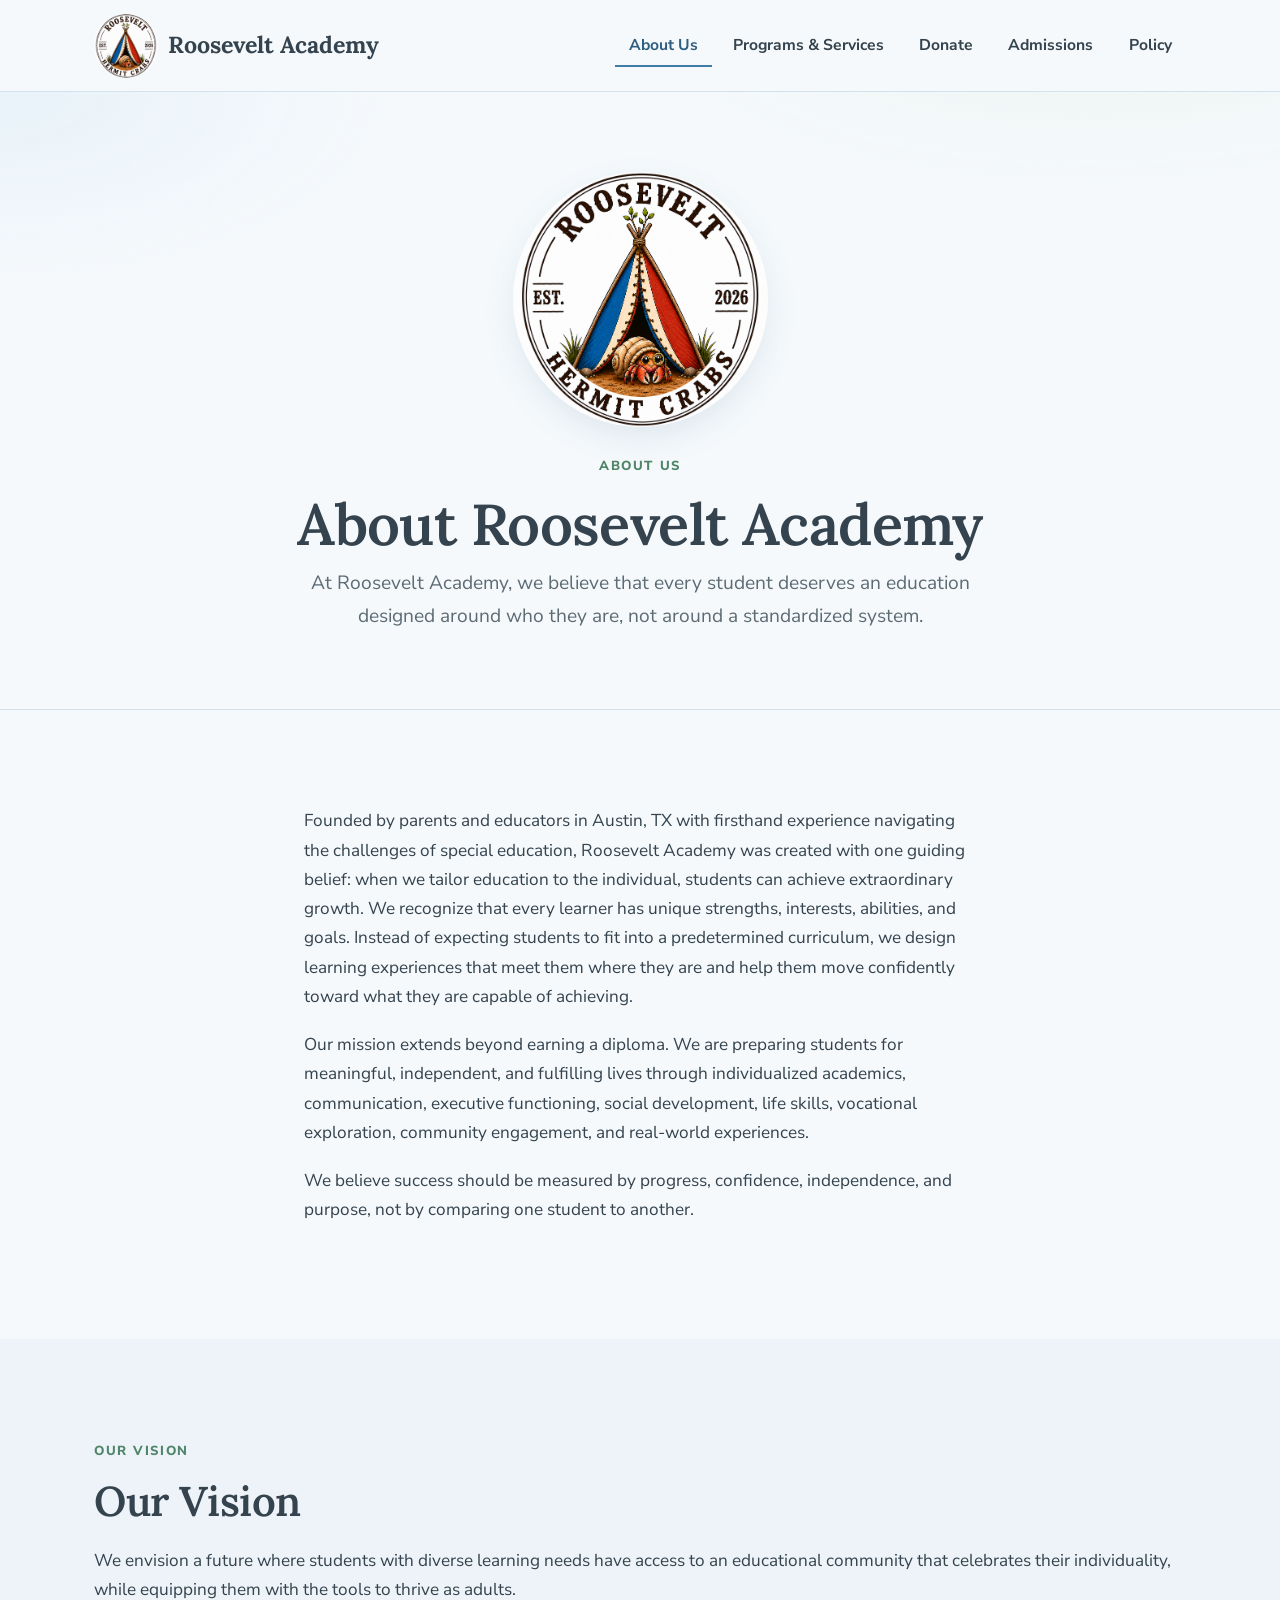
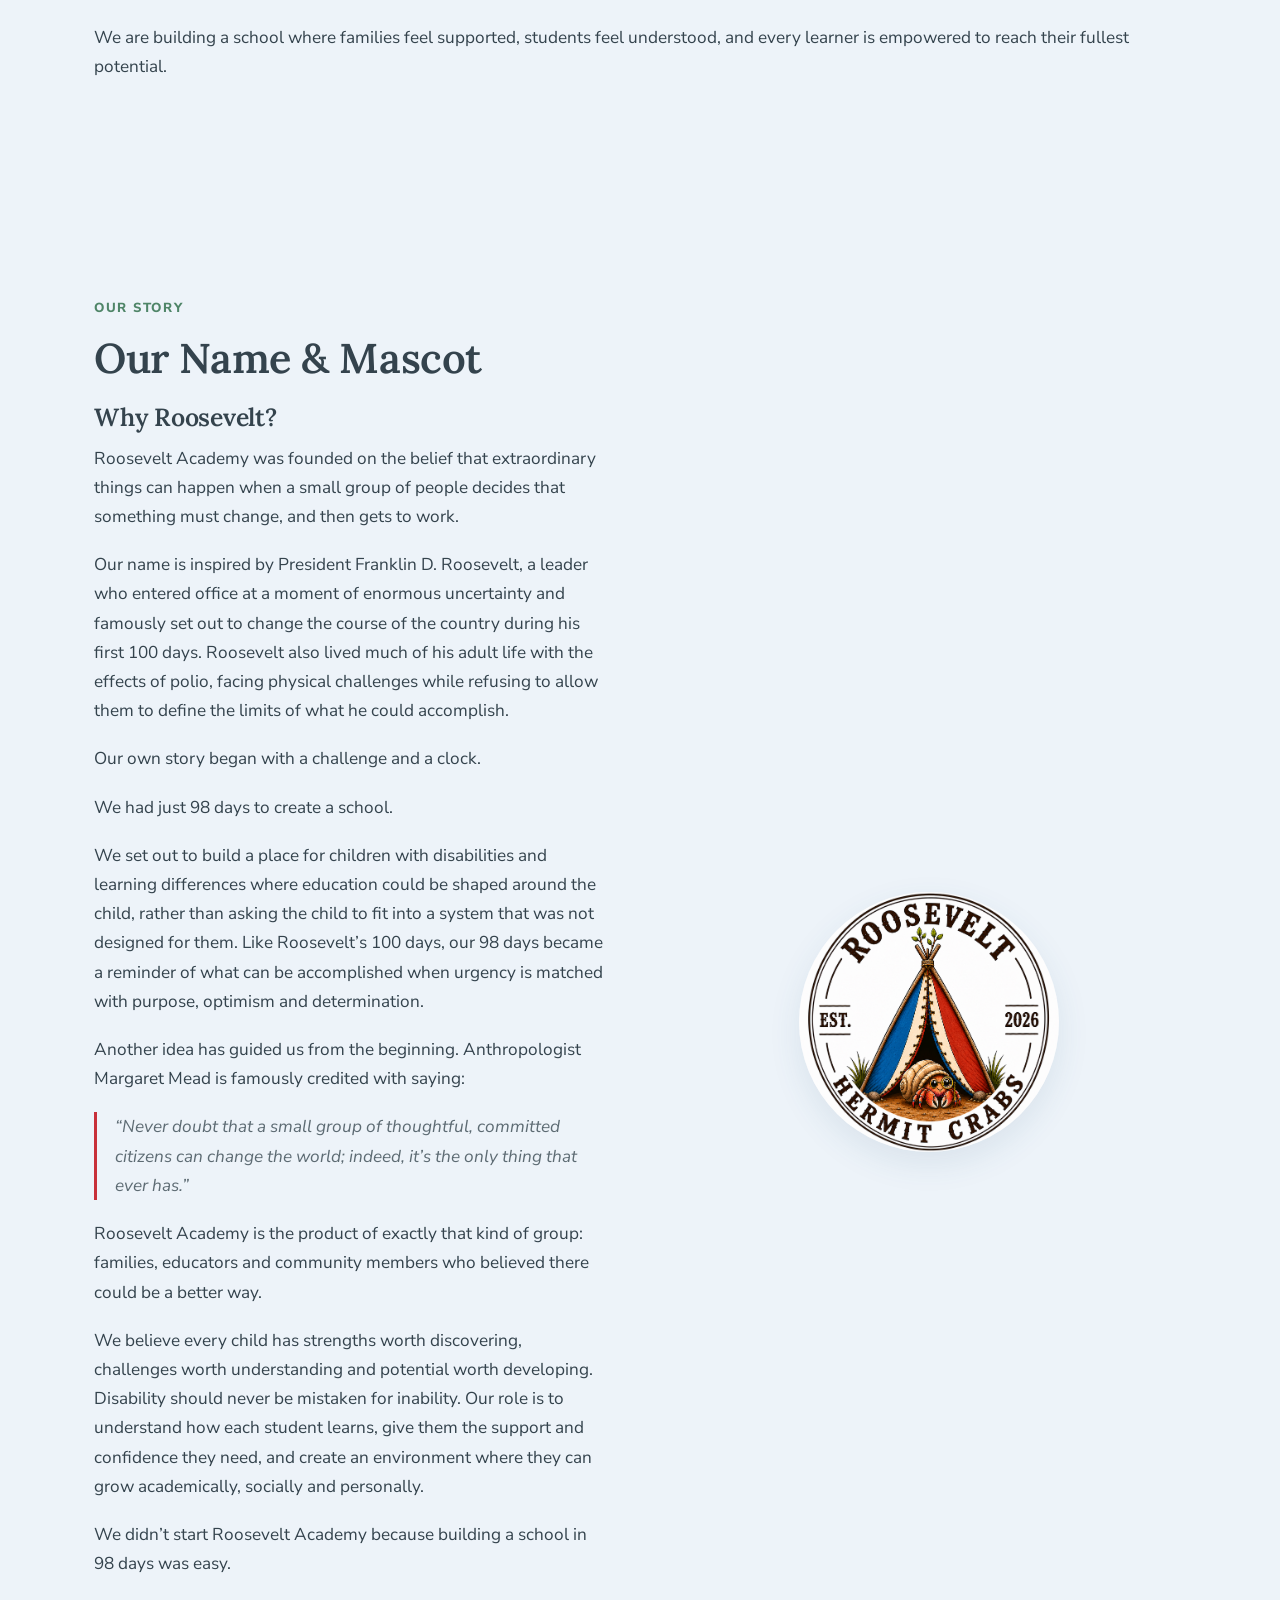
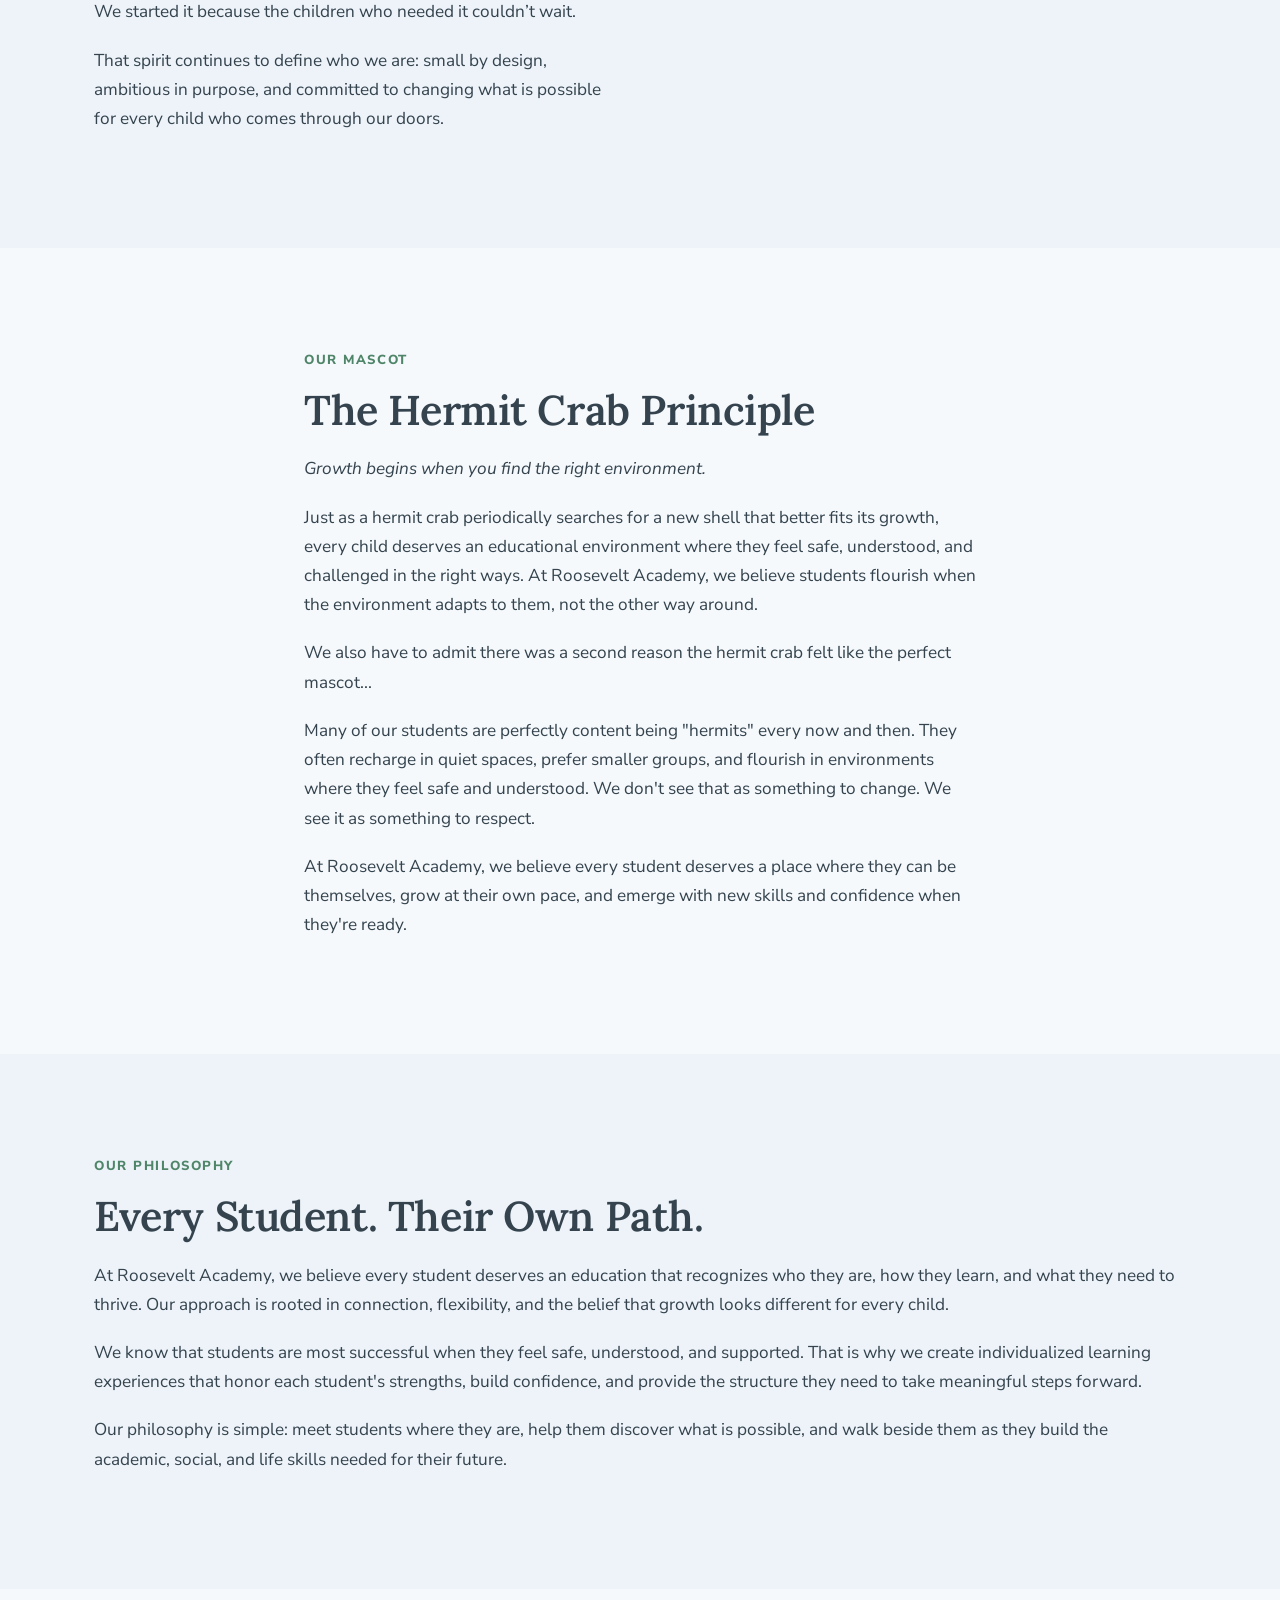
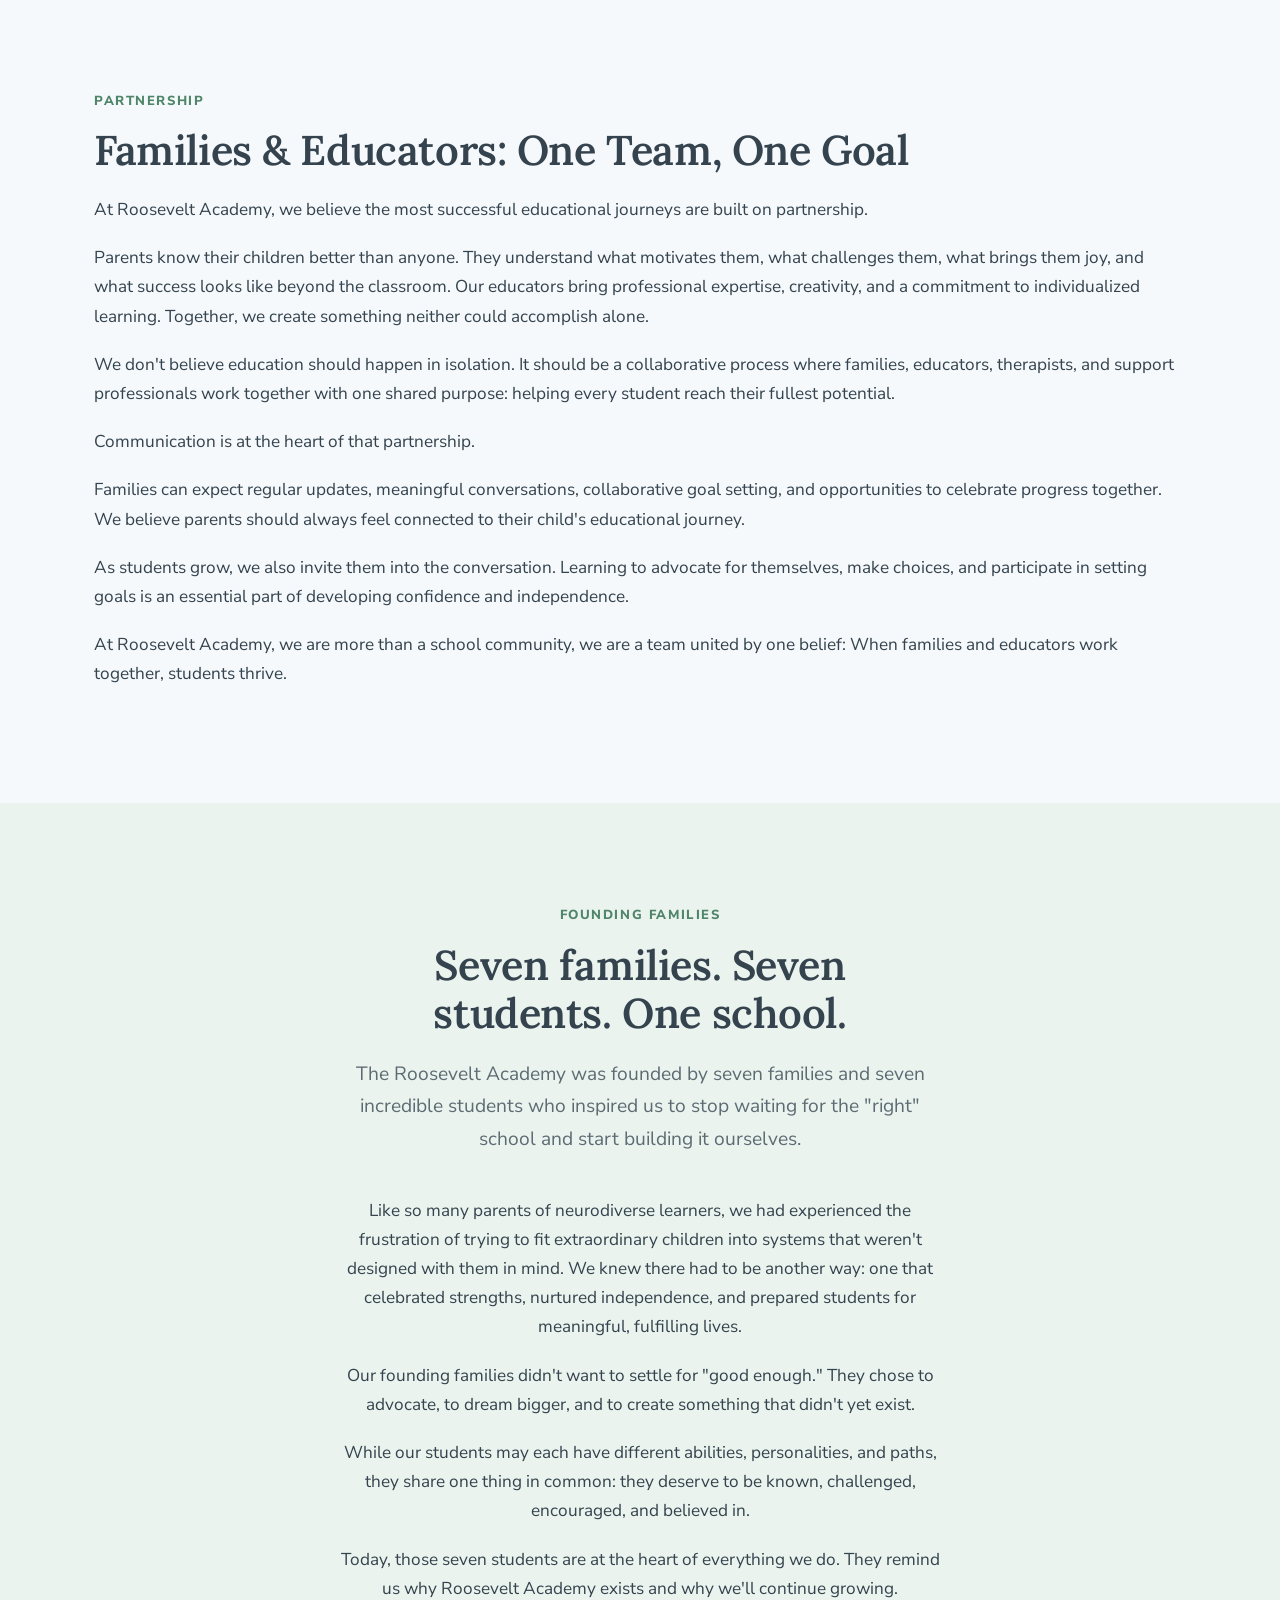
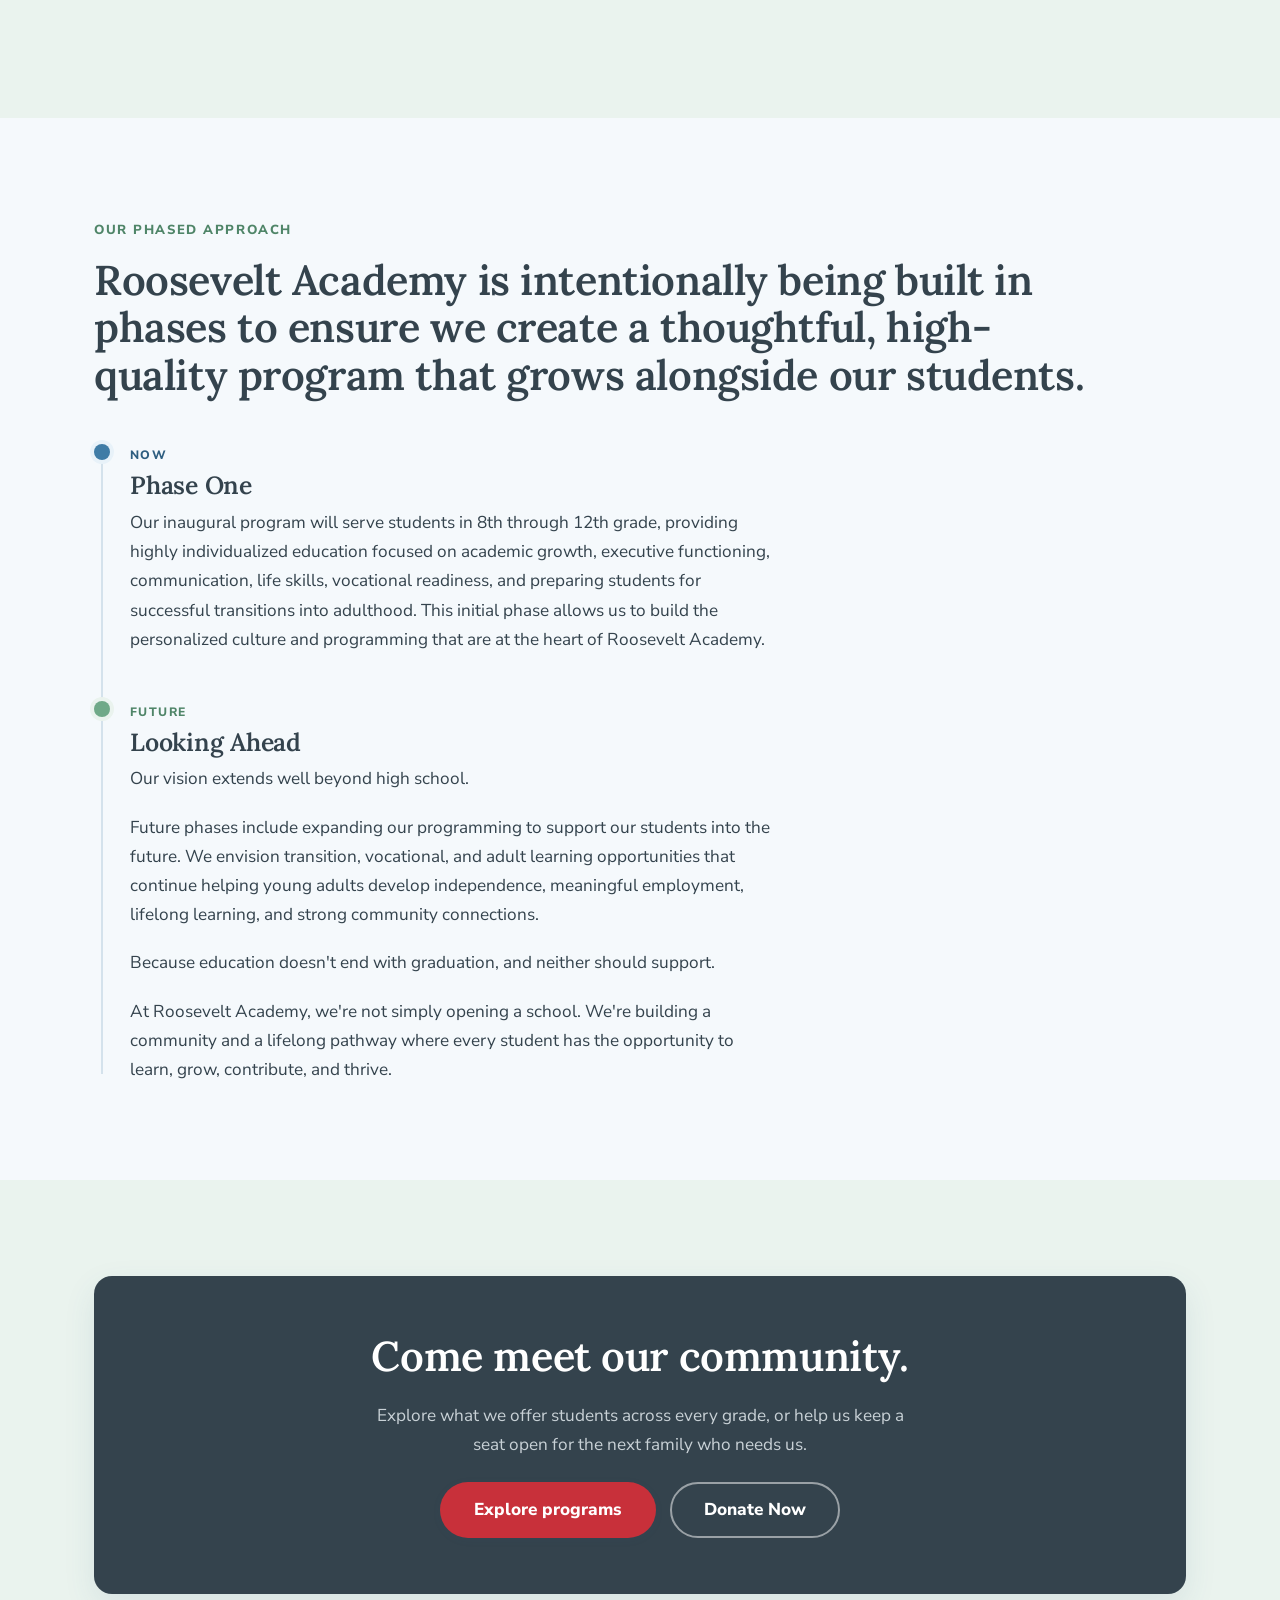
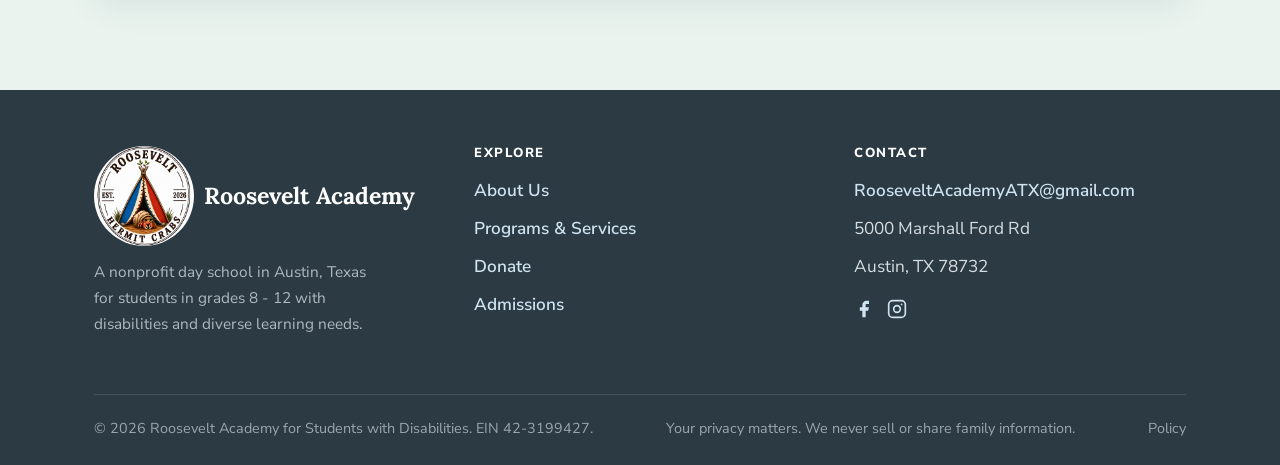
<file: index.html>
﻿<!DOCTYPE html>
<html lang="en">
<head>
  <meta charset="UTF-8" />
  <meta http-equiv="Cache-Control" content="no-cache, no-store, must-revalidate" />
  <meta http-equiv="Pragma" content="no-cache" />
  <meta http-equiv="Expires" content="0" />
  <meta name="viewport" content="width=device-width, initial-scale=1.0" />
  <meta http-equiv="refresh" content="0; url=who-we-are.html" />
  <link rel="canonical" href="https://rooseveltacademyatx.org/who-we-are.html" />
  <script>window.location.replace('who-we-are.html');</script>
  <title>Roosevelt Academy — A school built around the student: Grades 8-12 in Austin, TX</title>
  <meta name="description" content="A school built around the student: Grades 8-12 in Austin, TX — Roosevelt Academy for Students with Disabilities." />
  <meta property="og:title" content="Roosevelt Academy — A school built around the student: Grades 8-12 in Austin, TX" />
  <meta property="og:description" content="A school built around the student: Grades 8-12 in Austin, TX — Roosevelt Academy for Students with Disabilities." />
  <meta property="og:type" content="website" />
  <link rel="preconnect" href="https://fonts.googleapis.com" />
  <link rel="preconnect" href="https://fonts.gstatic.com" crossorigin />
  <link href="https://fonts.googleapis.com/css2?family=Lora:wght@500;600&family=Nunito+Sans:wght@400;600;700;800&display=swap" rel="stylesheet" />
  <link rel="stylesheet" href="styles.css" />
  <style>/* Homepage-specific overrides — base styles from styles.css */

/* ---- Hero ---- */
.hero {
  position: relative;
  overflow: hidden;
  background:
    radial-gradient(1200px 520px at 78% -8%, var(--sage-lt) 0%, transparent 60%),
    radial-gradient(900px 480px at 8% 6%, var(--harbor-blue-lt) 0%, transparent 55%),
    var(--cream);
}
.hero__inner {
  display: block;
  max-width: 1000px;
  margin: 0 auto;
  text-align: center;
  padding: clamp(3rem, 7vw, 5.5rem) 0 clamp(3.5rem, 8vw, 6rem);
}
.hero h1 { margin-bottom: 1.8rem; }
.hero__mission {
  font-size: clamp(1rem, 2.2vw, 1.4rem);
  color: var(--ink-soft);
  max-width: min(46ch, 78%);
  margin: 0 auto 1.8rem;
}
.hero__logo-mark { display: flex; justify-content: center; margin-bottom: 2.4rem; }
.hero__logo-mark img { width: clamp(190px, 30vw, 260px); height: clamp(190px, 30vw, 260px); border-radius: 50%; object-fit: contain; box-shadow: var(--shadow); }

/* Quote / pull */
.quote {
  font-family: var(--font-head);
  font-size: clamp(1.4rem, 2.8vw, 2rem);
  line-height: 1.35;
  color: var(--ink);
  font-weight: 500;
  border-top: 3px solid var(--apricot);
  padding-top: 1.1rem;
  margin-left: auto;
  margin-right: auto;
}
.quote::before { content: “”; }
.quote::after  { content: “”; }

</style>
</head>
<body>

  <!-- ===== Header / Navigation ===== -->
  <header class="site-header">
    <nav class="nav" aria-label="Primary">
      <a class="brand" href="who-we-are.html">
        <img src="logo.jpeg" alt="Roosevelt Academy — Roosevelt Hermit Crabs" style="height:64px; width:64px; object-fit:contain; border-radius:50%;" />
        <span class="brand__name">Roosevelt Academy<span></span></span>
      </a>

      <button class="nav__toggle" aria-expanded="false" aria-controls="nav-links" aria-label="Toggle menu">
        <svg width="24" height="24" viewBox="0 0 24 24" fill="none" stroke="currentColor" stroke-width="2.2" stroke-linecap="round"><path d="M3 6h18M3 12h18M3 18h18"/></svg>
      </button>

      <ul class="nav__links" id="nav-links">
        <li><a href="who-we-are.html">About Us</a></li>
        <li><a href="programs.html">Programs &amp; Services</a></li>
        <li><a href="donate.html">Donate</a></li>
        <li><a href="admissions.html">Admissions</a></li>
        <li><a href="nondiscrimination-policy.html">Policy</a></li>
      </ul>
    </nav>
  </header>

  <main>
    <!-- ===== Hero ===== -->
    <section class="hero">
      <div class="wrap hero__inner">
        <div class="hero__logo-mark">
          <img src="logo.jpeg" alt="Roosevelt Academy seal" />
        </div>
        <h1>A school built around the student: Grades 8-12 in Austin, TX</h1>
        <p class="hero__mission">
          Roosevelt Academy is a nonprofit day school in Austin for students with disabilities
          and diverse learning needs. We pair individualized academics with life skills,
          vocational readiness, so each student is taught the way
          they learn best.
        </p>
      </div>
    </section>

  </main>

  <!-- ===== Footer ===== -->
  <footer class="site-footer">
    <div class="wrap">
      <div class="footer__grid">
        <div class="footer__brand">
          <a class="brand" href="who-we-are.html" style="margin-bottom:0.8rem;">
            <img src="logo.jpeg" alt="Roosevelt Academy — Roosevelt Hermit Crabs" style="height:64px; width:64px; object-fit:contain; border-radius:50%;" />
            <span class="brand__name" style="color:#fff;">Roosevelt Academy<span></span></span>
          </a>
          <p>A nonprofit day school in Austin, Texas for students in grades 8 - 12 with disabilities and diverse learning needs.</p>
        </div>
        <div class="footer">
          <h4>Explore</h4>
          <ul>
            <li><a href="who-we-are.html">About Us</a></li>
            <li><a href="programs.html">Programs &amp; Services</a></li>
            <li><a href="donate.html">Donate</a></li>
            <li><a href="admissions.html">Admissions</a></li>
          </ul>
        </div>
        <div class="footer">
          <h4>Contact</h4>
          <ul>
            <li><a href="mailto:RooseveltAcademyATX@gmail.com">RooseveltAcademyATX@gmail.com</a></li>
            <li>5000 Marshall Ford Rd</li>
            <li>Austin, TX 78732</li>
            <li style="margin-top:0.6rem; display:flex; gap:0.8rem;">
              <a href="https://www.facebook.com/people/Roosevelt-Academy/61590613000314/" target="_blank" rel="noopener" aria-label="Facebook">
                <svg width="20" height="20" viewBox="0 0 24 24" fill="currentColor"><path d="M18 2h-3a5 5 0 0 0-5 5v3H7v4h3v8h4v-8h3l1-4h-4V7a1 1 0 0 1 1-1h3z"/></svg>
              </a>
              <a href="https://www.instagram.com/rooseveltacademyatx" target="_blank" rel="noopener" aria-label="Instagram">
                <svg width="20" height="20" viewBox="0 0 24 24" fill="none" stroke="currentColor" stroke-width="2"><rect x="2" y="2" width="20" height="20" rx="5"/><circle cx="12" cy="12" r="4"/><circle cx="17.5" cy="6.5" r="1" fill="currentColor" stroke="none"/></svg>
              </a>
            </li>
          </ul>
        </div>
      </div>
      <div class="footer__bottom">
        <span>© 2026 Roosevelt Academy for Students with Disabilities. EIN 42-3199427.</span>
        <span>Your privacy matters. We never sell or share family information.</span>
        <span><a href="nondiscrimination-policy.html" style="color:inherit;">Policy</a></span>
      </div>
    </div>
  </footer>

  <script>/* Bright Harbor Foundation - shared interactions (vanilla JS) */
(function () {
  "use strict";

  /* Mobile nav toggle */
  var toggle = document.querySelector(".nav__toggle");
  var links = document.querySelector(".nav__links");
  if (toggle && links) {
    toggle.addEventListener("click", function () {
      var open = links.classList.toggle("is-open");
      toggle.setAttribute("aria-expanded", open ? "true" : "false");
    });
    // close menu when a link is tapped (mobile)
    links.addEventListener("click", function (e) {
      if (e.target.tagName === "A") {
        links.classList.remove("is-open");
        toggle.setAttribute("aria-expanded", "false");
      }
    });
  }

  /* Animate any progress bars into view */
  var bars = document.querySelectorAll(".progress__bar[data-fill]");
  if (bars.length) {
    var fill = function () {
      bars.forEach(function (bar) {
        bar.style.width = bar.getAttribute("data-fill") + "%";
      });
    };
    if ("IntersectionObserver" in window) {
      var io = new IntersectionObserver(function (entries, obs) {
        entries.forEach(function (entry) {
          if (entry.isIntersecting) { fill(); obs.disconnect(); }
        });
      }, { threshold: 0.4 });
      bars.forEach(function (b) { io.observe(b); });
    } else {
      fill();
    }
  }

  /* Donation amount picker (placeholder - no payment processor wired yet) */
  var picker = document.querySelector(".amount-picker");
  if (picker) {
    var output = document.getElementById("selected-amount");
    picker.addEventListener("click", function (e) {
      var btn = e.target.closest("button");
      if (!btn) return;
      picker.querySelectorAll("button").forEach(function (b) { b.classList.remove("is-active"); });
      btn.classList.add("is-active");
      if (output) output.textContent = btn.getAttribute("data-amount");
    });
  }

  var donateBtn = document.getElementById("donate-action");
  if (donateBtn) {
    donateBtn.addEventListener("click", function () {
      var amt = document.getElementById("selected-amount");
      var val = amt ? amt.textContent : "your gift";
      alert(
        "Thank you for your generosity!\n\n" +
        "This is a placeholder. A secure payment processor (such as Stripe, " +
        "PayPal Giving, or your donation platform of choice) will be connected here.\n\n" +
        "Selected gift: $" + val
      );
    });
  }
})();
</script>
</body>
</html>
</file>
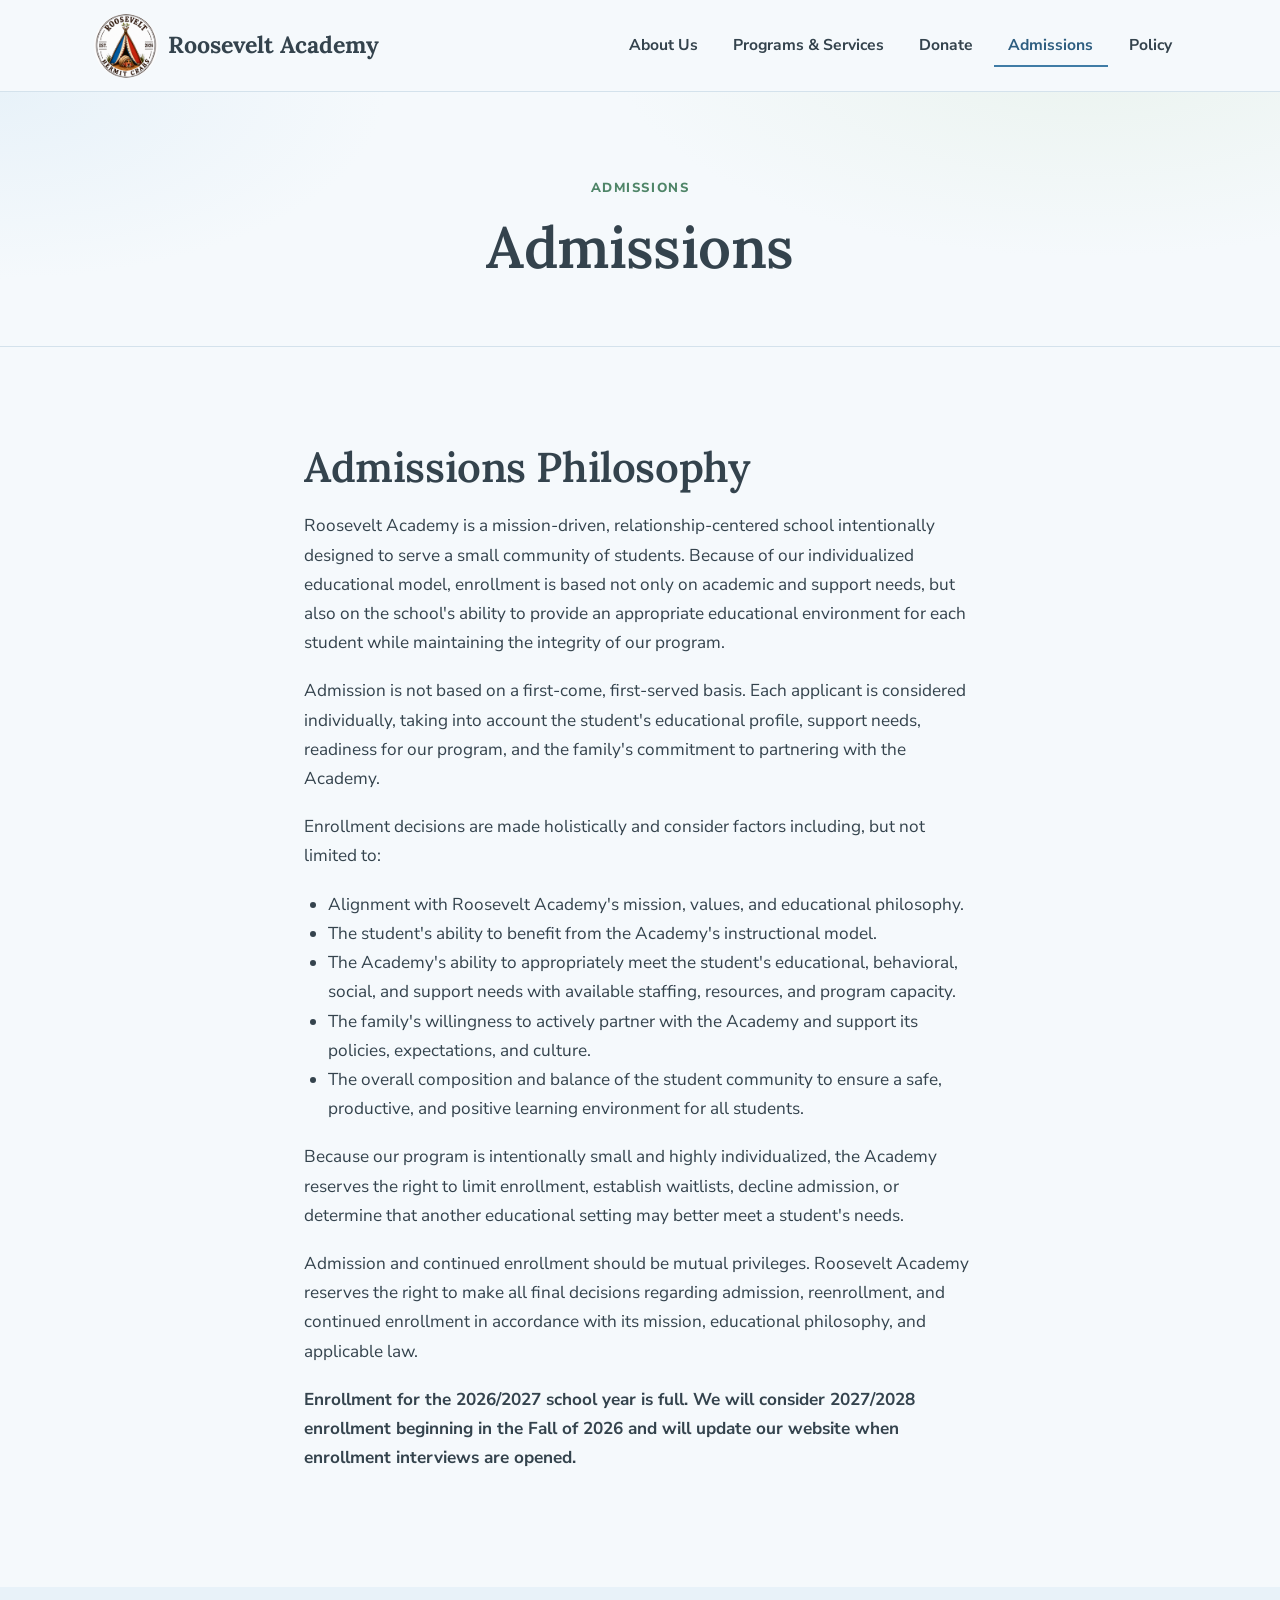
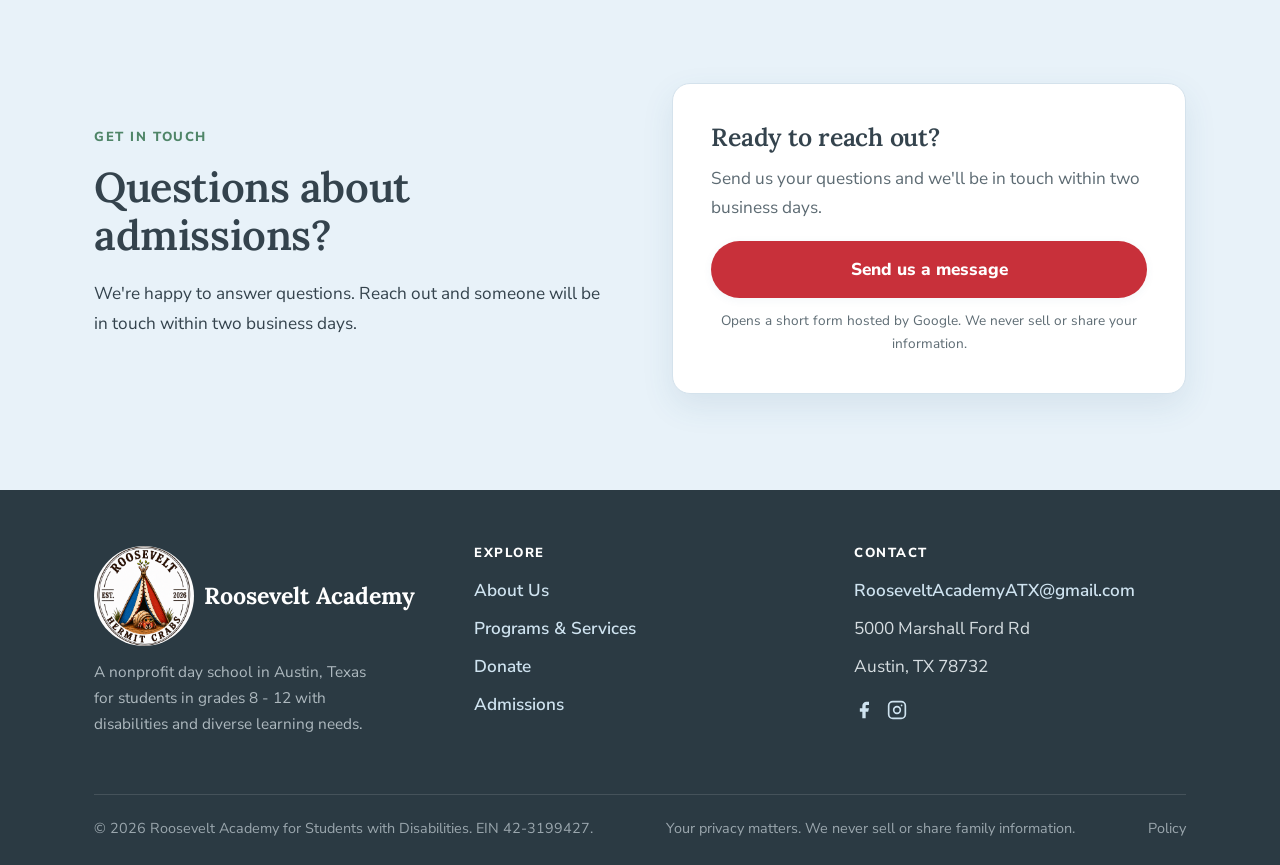
<file: admissions.html>
<!DOCTYPE html>
<html lang="en">
<head>
  <meta charset="UTF-8" />
  <meta http-equiv="Cache-Control" content="no-cache, no-store, must-revalidate" />
  <meta http-equiv="Pragma" content="no-cache" />
  <meta http-equiv="Expires" content="0" />
  <meta name="viewport" content="width=device-width, initial-scale=1.0" />
  <title>Admissions — Roosevelt Academy Day School</title>
  <meta name="description" content="Admissions information for Roosevelt Academy — a nonprofit day school in Austin, TX for students in grades 8-12 with disabilities and diverse learning needs." />
  <link rel="preconnect" href="https://fonts.googleapis.com" />
  <link rel="preconnect" href="https://fonts.gstatic.com" crossorigin />
  <link href="https://fonts.googleapis.com/css2?family=Lora:wght@500;600&family=Nunito+Sans:wght@400;600;700;800&display=swap" rel="stylesheet" />
  <link rel="stylesheet" href="styles.css" />
</head>
<body>

  <header class="site-header">
    <nav class="nav" aria-label="Primary">
      <a class="brand" href="who-we-are.html">
        <img src="logo.jpeg" alt="Roosevelt Academy — Roosevelt Hermit Crabs" style="height:64px; width:64px; object-fit:contain; border-radius:50%;" />
        <span class="brand__name">Roosevelt Academy<span></span></span>
      </a>
      <button class="nav__toggle" aria-expanded="false" aria-controls="nav-links" aria-label="Toggle menu">
        <svg width="24" height="24" viewBox="0 0 24 24" fill="none" stroke="currentColor" stroke-width="2.2" stroke-linecap="round"><path d="M3 6h18M3 12h18M3 18h18"/></svg>
      </button>
      <ul class="nav__links" id="nav-links">
        <li><a href="who-we-are.html">About Us</a></li>
        <li><a href="programs.html">Programs &amp; Services</a></li>
        <li><a href="donate.html">Donate</a></li>
        <li><a href="admissions.html" aria-current="page">Admissions</a></li>
        <li><a href="nondiscrimination-policy.html">Policy</a></li>
      </ul>
    </nav>
  </header>

  <main>
    <!-- ===== Page hero ===== -->
    <section class="page-hero">
      <div class="wrap">
        <span class="eyebrow">Admissions</span>
        <h1>Admissions</h1>
      </div>
    </section>

    <!-- ===== Admissions Philosophy ===== -->
    <section class="section">
      <div class="wrap" style="max-width:72ch;">
        <h2>Admissions Philosophy</h2>
        <p>Roosevelt Academy is a mission-driven, relationship-centered school intentionally designed to serve a small community of students. Because of our individualized educational model, enrollment is based not only on academic and support needs, but also on the school's ability to provide an appropriate educational environment for each student while maintaining the integrity of our program.</p>
        <p>Admission is not based on a first-come, first-served basis. Each applicant is considered individually, taking into account the student's educational profile, support needs, readiness for our program, and the family's commitment to partnering with the Academy.</p>
        <p>Enrollment decisions are made holistically and consider factors including, but not limited to:</p>
        <ul style="margin: 0 0 1.1em; padding-left: 1.5rem;">
          <li>Alignment with Roosevelt Academy's mission, values, and educational philosophy.</li>
          <li>The student's ability to benefit from the Academy's instructional model.</li>
          <li>The Academy's ability to appropriately meet the student's educational, behavioral, social, and support needs with available staffing, resources, and program capacity.</li>
          <li>The family's willingness to actively partner with the Academy and support its policies, expectations, and culture.</li>
          <li>The overall composition and balance of the student community to ensure a safe, productive, and positive learning environment for all students.</li>
        </ul>
        <p>Because our program is intentionally small and highly individualized, the Academy reserves the right to limit enrollment, establish waitlists, decline admission, or determine that another educational setting may better meet a student's needs.</p>
        <p>Admission and continued enrollment should be mutual privileges. Roosevelt Academy reserves the right to make all final decisions regarding admission, reenrollment, and continued enrollment in accordance with its mission, educational philosophy, and applicable law.</p>
        <p style="font-weight: 700;">Enrollment for the 2026/2027 school year is full. We will consider 2027/2028 enrollment beginning in the Fall of 2026 and will update our website when enrollment interviews are opened.</p>
      </div>
    </section>

    <!-- ===== Contact ===== -->
    <section class="section section--blue">
      <div class="wrap">
        <div class="split">
          <div>
            <span class="eyebrow">Get in touch</span>
            <h2>Questions about admissions?</h2>
            <p>We're happy to answer questions. Reach out and someone will be in touch within two business days.</p>
          </div>
          <div class="split__panel">
            <h3 class="mt-0">Ready to reach out?</h3>
            <p style="color:var(--ink-soft);">Send us your questions and we'll be in touch within two business days.</p>
            <a class="btn btn--warm btn--block btn--lg" href="https://forms.gle/djYczCFQzFVeF2jN6" target="_blank" rel="noopener">Send us a message</a>
            <p style="margin:0.7rem 0 0; font-size:0.85rem; color:var(--ink-soft); text-align:center;">Opens a short form hosted by Google. We never sell or share your information.</p>
          </div>
        </div>
      </div>
    </section>
  </main>

  <footer class="site-footer">
    <div class="wrap">
      <div class="footer__grid">
        <div class="footer__brand">
          <a class="brand" href="who-we-are.html" style="margin-bottom:0.8rem;">
            <img src="logo.jpeg" alt="Roosevelt Academy — Roosevelt Hermit Crabs" style="height:64px; width:64px; object-fit:contain; border-radius:50%;" />
            <span class="brand__name" style="color:#fff;">Roosevelt Academy<span></span></span>
          </a>
          <p>A nonprofit day school in Austin, Texas for students in grades 8 - 12 with disabilities and diverse learning needs.</p>
        </div>
        <div class="footer">
          <h4>Explore</h4>
          <ul>
                <li><a href="who-we-are.html">About Us</a></li>
            <li><a href="programs.html">Programs &amp; Services</a></li>
            <li><a href="donate.html">Donate</a></li>
            <li><a href="admissions.html">Admissions</a></li>
          </ul>
        </div>
        <div class="footer">
          <h4>Contact</h4>
          <ul>
            <li><a href="mailto:RooseveltAcademyATX@gmail.com">RooseveltAcademyATX@gmail.com</a></li>
            <li>5000 Marshall Ford Rd</li>
            <li>Austin, TX 78732</li>
            <li style="margin-top:0.6rem; display:flex; gap:0.8rem;">
              <a href="https://www.facebook.com/people/Roosevelt-Academy/61590613000314/" target="_blank" rel="noopener" aria-label="Facebook">
                <svg width="20" height="20" viewBox="0 0 24 24" fill="currentColor"><path d="M18 2h-3a5 5 0 0 0-5 5v3H7v4h3v8h4v-8h3l1-4h-4V7a1 1 0 0 1 1-1h3z"/></svg>
              </a>
              <a href="https://www.instagram.com/rooseveltacademyatx" target="_blank" rel="noopener" aria-label="Instagram">
                <svg width="20" height="20" viewBox="0 0 24 24" fill="none" stroke="currentColor" stroke-width="2"><rect x="2" y="2" width="20" height="20" rx="5"/><circle cx="12" cy="12" r="4"/><circle cx="17.5" cy="6.5" r="1" fill="currentColor" stroke="none"/></svg>
              </a>
            </li>
          </ul>
        </div>
      </div>
      <div class="footer__bottom">
        <span>© 2026 Roosevelt Academy for Students with Disabilities. EIN 42-3199427.</span>
        <span>Your privacy matters. We never sell or share family information.</span>
        <span><a href="nondiscrimination-policy.html" style="color:inherit;">Policy</a></span>
      </div>
    </div>
  </footer>

  <script src="main.js"></script>
</body>
</html>
</file>
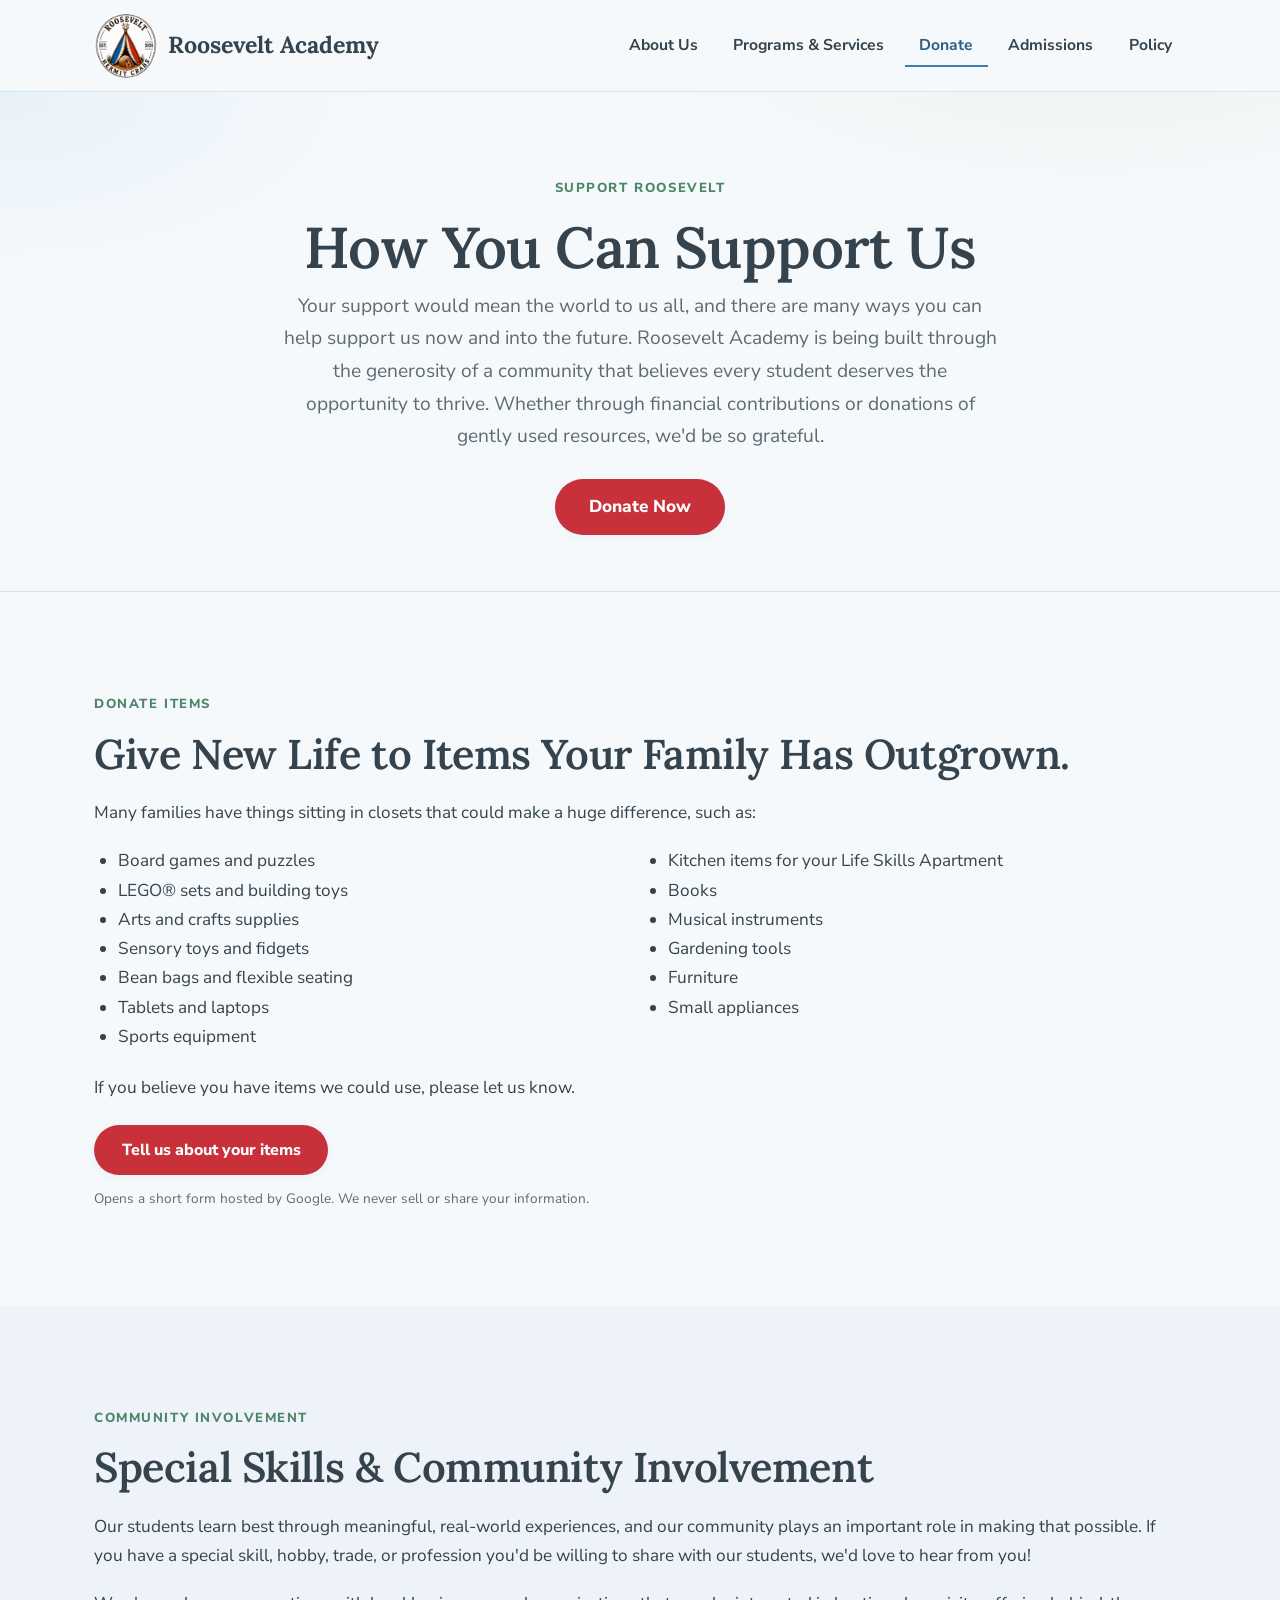
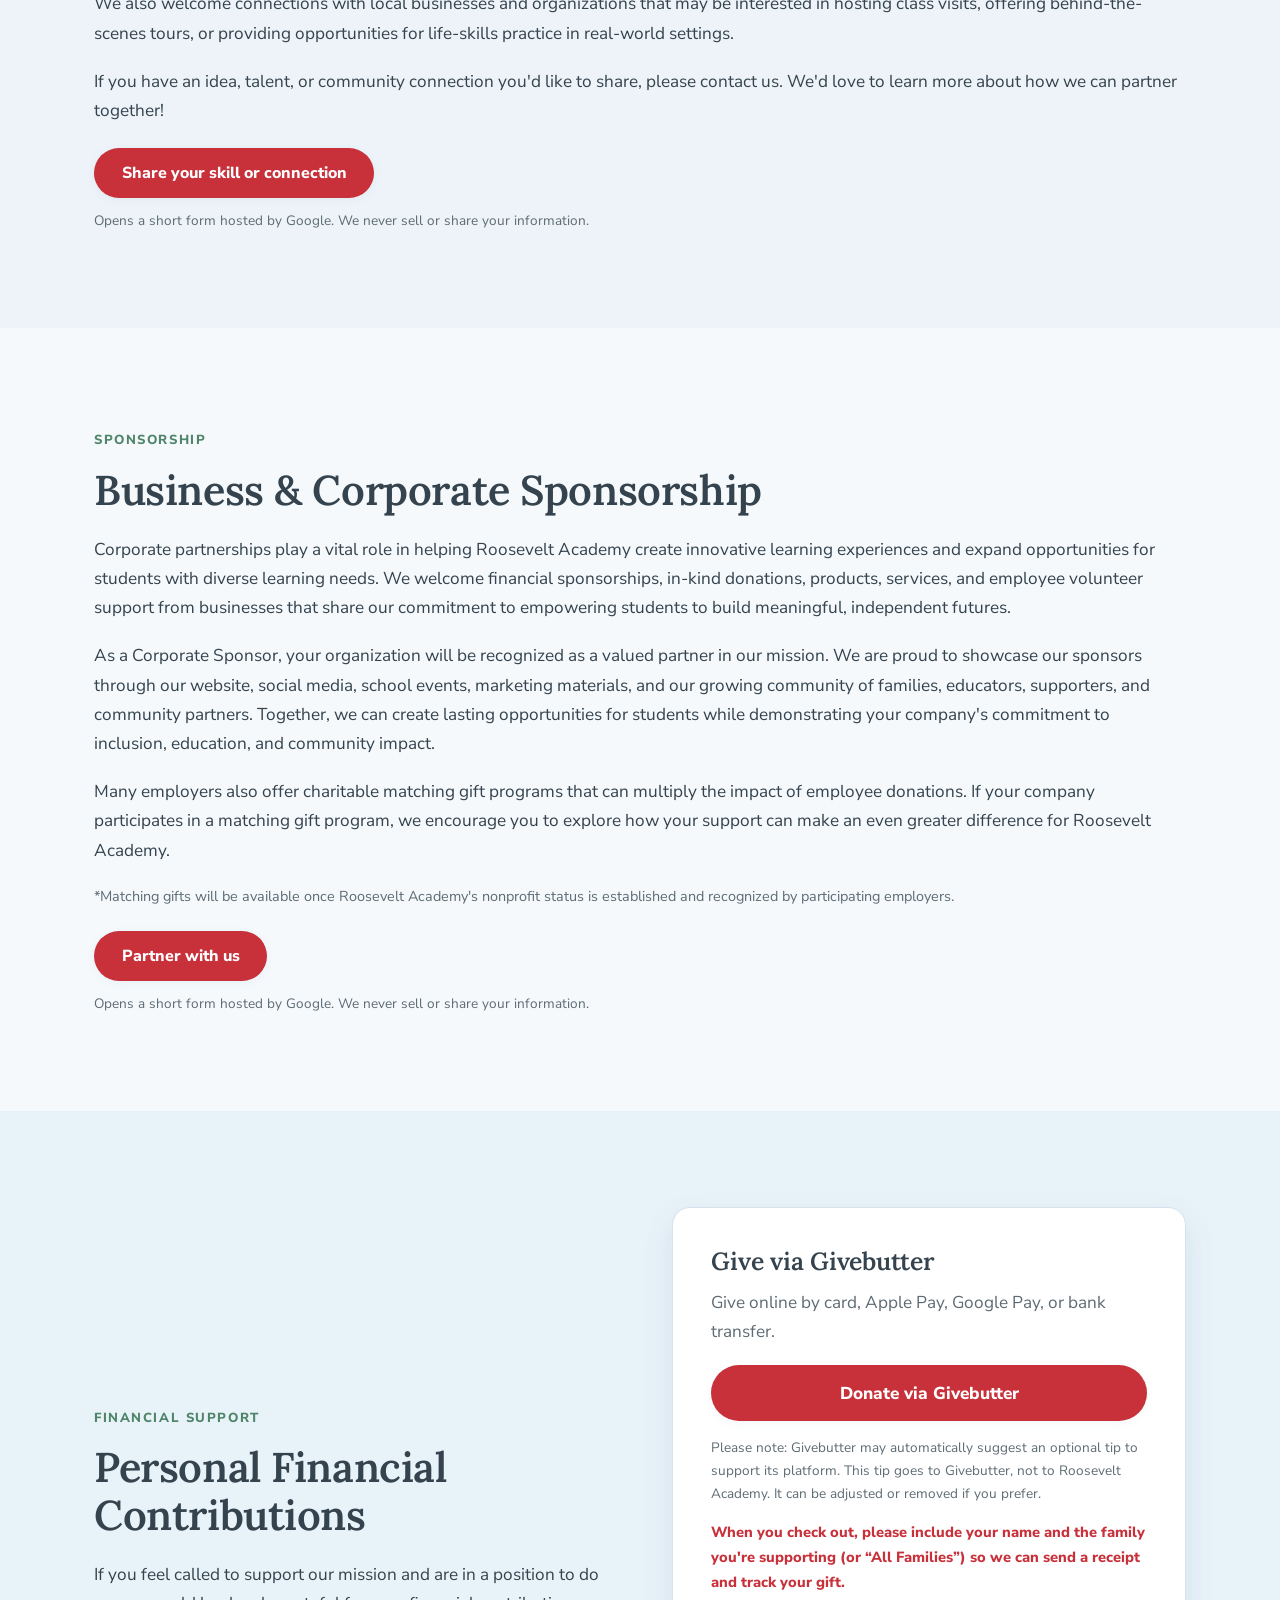
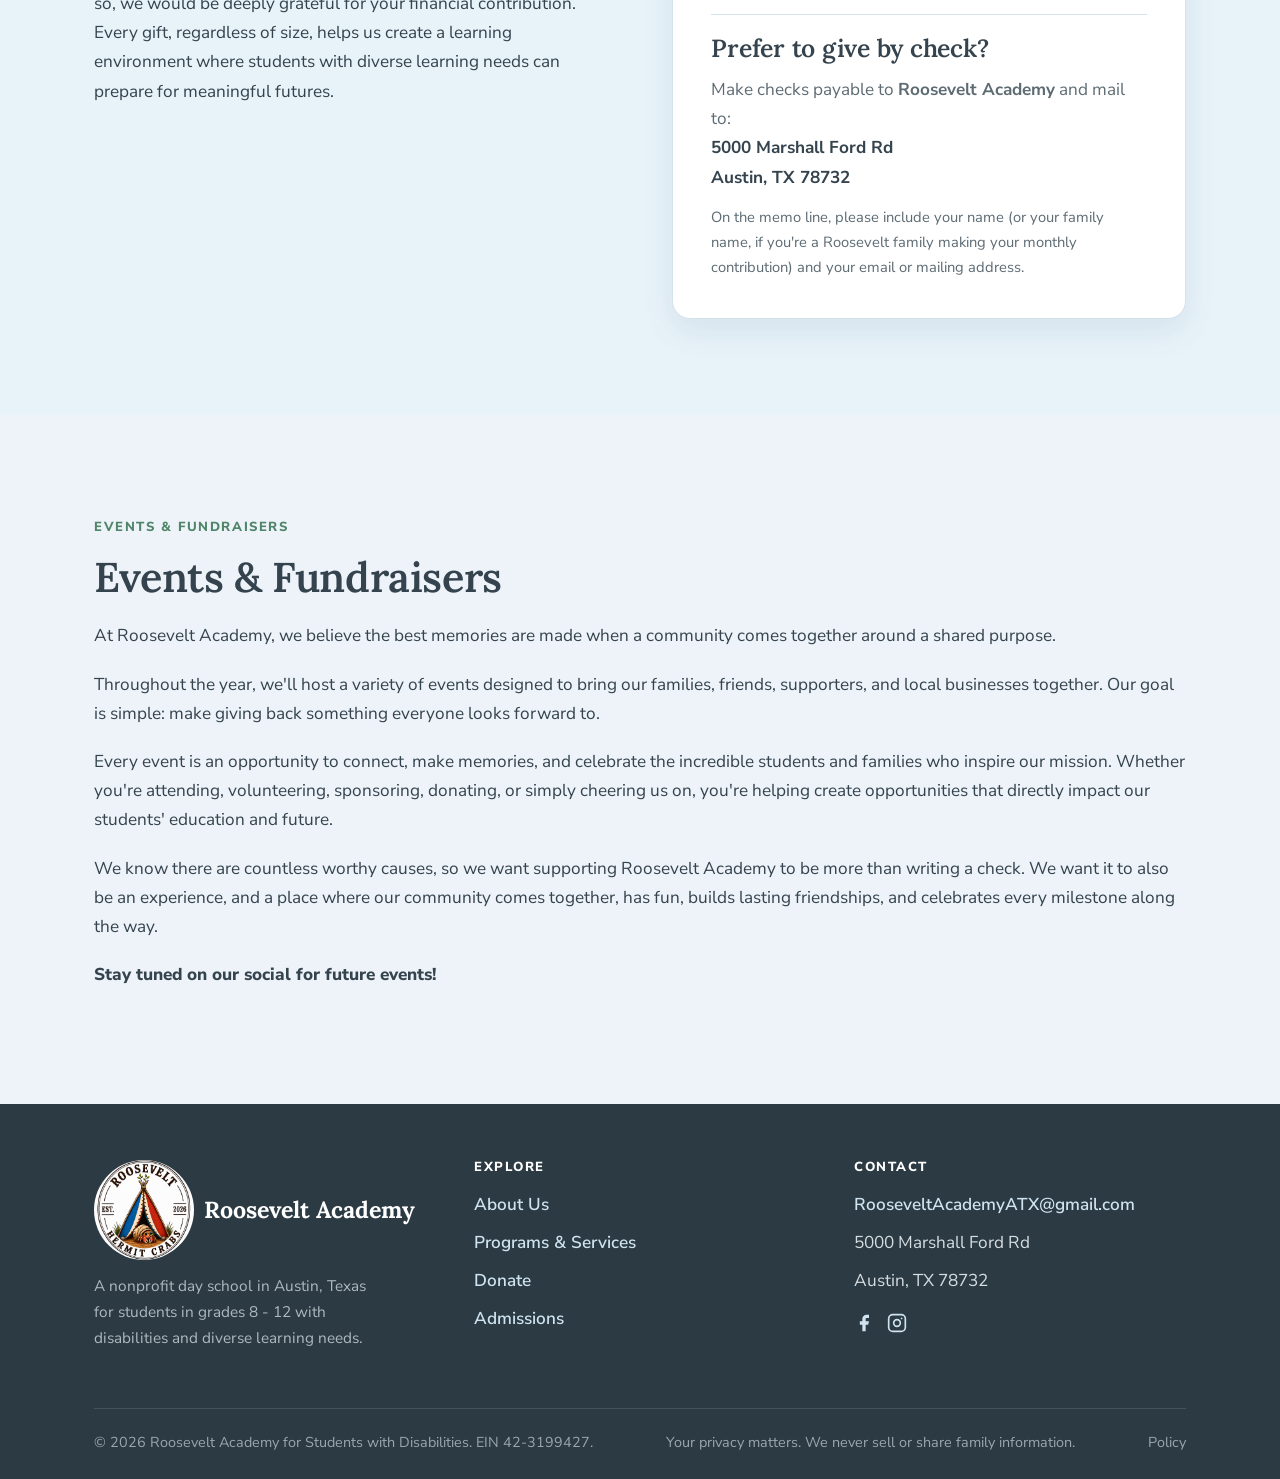
<file: donate.html>
<!DOCTYPE html>
<html lang="en">
<head>
  <meta charset="UTF-8" />
  <meta http-equiv="Cache-Control" content="no-cache, no-store, must-revalidate" />
  <meta http-equiv="Pragma" content="no-cache" />
  <meta http-equiv="Expires" content="0" />
  <meta name="viewport" content="width=device-width, initial-scale=1.0" />
  <title>Donate — Roosevelt Academy Day School</title>
  <meta name="description" content="Your support helps Roosevelt Academy build an extraordinary school for students with diverse learning needs. Learn how you can contribute." />
  <link rel="preconnect" href="https://fonts.googleapis.com" />
  <link rel="preconnect" href="https://fonts.gstatic.com" crossorigin />
  <link href="https://fonts.googleapis.com/css2?family=Lora:wght@500;600&family=Nunito+Sans:wght@400;600;700;800&display=swap" rel="stylesheet" />
  <link rel="stylesheet" href="styles.css" />
</head>
<body>

  <header class="site-header">
    <nav class="nav" aria-label="Primary">
      <a class="brand" href="who-we-are.html">
        <img src="logo.jpeg" alt="Roosevelt Academy — Roosevelt Hermit Crabs" style="height:64px; width:64px; object-fit:contain; border-radius:50%;" />
        <span class="brand__name">Roosevelt Academy<span></span></span>
      </a>
      <button class="nav__toggle" aria-expanded="false" aria-controls="nav-links" aria-label="Toggle menu">
        <svg width="24" height="24" viewBox="0 0 24 24" fill="none" stroke="currentColor" stroke-width="2.2" stroke-linecap="round"><path d="M3 6h18M3 12h18M3 18h18"/></svg>
      </button>
      <ul class="nav__links" id="nav-links">
        <li><a href="who-we-are.html">About Us</a></li>
        <li><a href="programs.html">Programs &amp; Services</a></li>
        <li><a href="donate.html" aria-current="page">Donate</a></li>
        <li><a href="admissions.html">Admissions</a></li>
        <li><a href="nondiscrimination-policy.html">Policy</a></li>
      </ul>
    </nav>
  </header>

  <main>
    <!-- ===== Page hero ===== -->
    <section class="page-hero">
      <div class="wrap">
        <span class="eyebrow">Support Roosevelt</span>
        <h1>How You Can Support Us</h1>
        <p class="lead">
          Your support would mean the world to us all, and there are many ways you can help support us now and into the future. Roosevelt Academy is being built through the generosity of a community that believes every student deserves the opportunity to thrive. Whether through financial contributions or donations of gently used resources, we'd be so grateful.
        </p>
        <div style="margin-top:1.6rem;">
          <a class="btn btn--warm btn--lg" href="https://givebutter.com/RA-ATX" target="_blank" rel="noopener">Donate Now</a>
        </div>
      </div>
    </section>

    <!-- ===== Donate items ===== -->
    <section class="section">
      <div class="wrap">
        <span class="eyebrow">Donate items</span>
        <h2>Give New Life to Items Your Family Has Outgrown.</h2>
        <p>Many families have things sitting in closets that could make a huge difference, such as:</p>
        <ul style="list-style:disc; padding-left:1.5rem; columns:2; column-gap:2rem; margin:1rem 0 1.4rem;">
          <li>Board games and puzzles</li>
          <li>LEGO&#174; sets and building toys</li>
          <li>Arts and crafts supplies</li>
          <li>Sensory toys and fidgets</li>
          <li>Bean bags and flexible seating</li>
          <li>Tablets and laptops</li>
          <li>Sports equipment</li>
          <li>Kitchen items for your Life Skills Apartment</li>
          <li>Books</li>
          <li>Musical instruments</li>
          <li>Gardening tools</li>
          <li>Furniture</li>
          <li>Small appliances</li>
        </ul>
        <p>If you believe you have items we could use, please let us know.</p>
        <div style="margin-top:1.4rem;">
          <a class="btn btn--warm" href="https://forms.gle/KSnncgXC1zon7f5C8" target="_blank" rel="noopener">Tell us about your items</a>
          <p style="margin:0.7rem 0 0; font-size:0.85rem; color:var(--ink-soft);">Opens a short form hosted by Google. We never sell or share your information.</p>
        </div>
      </div>
    </section>

    <!-- ===== Special Skills & Community Involvement ===== -->
    <section class="section section--tint">
      <div class="wrap">
        <span class="eyebrow">Community involvement</span>
        <h2>Special Skills &amp; Community Involvement</h2>
        <p>Our students learn best through meaningful, real-world experiences, and our community plays an important role in making that possible. If you have a special skill, hobby, trade, or profession you'd be willing to share with our students, we'd love to hear from you!</p>
        <p>We also welcome connections with local businesses and organizations that may be interested in hosting class visits, offering behind-the-scenes tours, or providing opportunities for life-skills practice in real-world settings.</p>
        <p>If you have an idea, talent, or community connection you'd like to share, please contact us. We'd love to learn more about how we can partner together!</p>
        <div style="margin-top:1.4rem;">
          <a class="btn btn--warm" href="https://forms.gle/KSnncgXC1zon7f5C8" target="_blank" rel="noopener">Share your skill or connection</a>
          <p style="margin:0.7rem 0 0; font-size:0.85rem; color:var(--ink-soft);">Opens a short form hosted by Google. We never sell or share your information.</p>
        </div>
      </div>
    </section>

    <!-- ===== Business & Corporate Sponsorship ===== -->
    <section class="section">
      <div class="wrap">
        <span class="eyebrow">Sponsorship</span>
        <h2>Business &amp; Corporate Sponsorship</h2>
        <p>Corporate partnerships play a vital role in helping Roosevelt Academy create innovative learning experiences and expand opportunities for students with diverse learning needs. We welcome financial sponsorships, in-kind donations, products, services, and employee volunteer support from businesses that share our commitment to empowering students to build meaningful, independent futures.</p>
        <p>As a Corporate Sponsor, your organization will be recognized as a valued partner in our mission. We are proud to showcase our sponsors through our website, social media, school events, marketing materials, and our growing community of families, educators, supporters, and community partners. Together, we can create lasting opportunities for students while demonstrating your company's commitment to inclusion, education, and community impact.</p>
        <p>Many employers also offer charitable matching gift programs that can multiply the impact of employee donations. If your company participates in a matching gift program, we encourage you to explore how your support can make an even greater difference for Roosevelt Academy.</p>
        <p style="font-size:0.9rem; color:var(--ink-soft);">*Matching gifts will be available once Roosevelt Academy's nonprofit status is established and recognized by participating employers.</p>
        <div style="margin-top:1.4rem;">
          <a class="btn btn--warm" href="https://forms.gle/KSnncgXC1zon7f5C8" target="_blank" rel="noopener">Partner with us</a>
          <p style="margin:0.7rem 0 0; font-size:0.85rem; color:var(--ink-soft);">Opens a short form hosted by Google. We never sell or share your information.</p>
        </div>
      </div>
    </section>

    <!-- ===== Personal Financial Contributions ===== -->
    <section class="section section--blue">
      <div class="wrap">
        <div class="split">
          <div>
            <span class="eyebrow">Financial support</span>
            <h2>Personal Financial Contributions</h2>
            <p>If you feel called to support our mission and are in a position to do so, we would be deeply grateful for your financial contribution. Every gift, regardless of size, helps us create a learning environment where students with diverse learning needs can prepare for meaningful futures.</p>
          </div>
          <div class="split__panel">
            <h3 class="mt-0">Give via Givebutter</h3>
            <p style="color:var(--ink-soft);">Give online by card, Apple Pay, Google Pay, or bank transfer.</p>
            <a class="btn btn--warm btn--block btn--lg" href="https://givebutter.com/RA-ATX" target="_blank" rel="noopener">Donate via Givebutter</a>
            <p style="color:var(--ink-soft); font-size:0.85rem; margin:0.9rem 0 0;">Please note: Givebutter may automatically suggest an optional tip to support its platform. This tip goes to Givebutter, not to Roosevelt Academy. It can be adjusted or removed if you prefer.</p>
            <p style="color:var(--apricot); font-weight:800; font-size:0.92rem; margin-top:0.9rem;">When you check out, please include your name and the family you're supporting (or &ldquo;All Families&rdquo;) so we can send a receipt and track your gift.</p>
            <hr style="border:none; border-top:1px solid var(--line); margin:1.2rem 0;" />
            <h3>Prefer to give by check?</h3>
            <p style="color:var(--ink-soft); margin-bottom:0;">Make checks payable to <strong>Roosevelt Academy</strong> and mail to:</p>
            <p style="font-weight:700; margin-bottom:0.8rem;">5000 Marshall Ford Rd<br />Austin, TX 78732</p>
            <p style="color:var(--ink-soft); font-size:0.92rem; margin-bottom:0;">On the memo line, please include your name (or your family name, if you're a Roosevelt family making your monthly contribution) and your email or mailing address.</p>
          </div>
        </div>
      </div>
    </section>

    <!-- ===== Events & fundraisers ===== -->
    <section class="section section--tint">
      <div class="wrap">
        <span class="eyebrow">Events &amp; fundraisers</span>
        <h2>Events &amp; Fundraisers</h2>
        <p>At Roosevelt Academy, we believe the best memories are made when a community comes together around a shared purpose.</p>
        <p>Throughout the year, we'll host a variety of events designed to bring our families, friends, supporters, and local businesses together. Our goal is simple: make giving back something everyone looks forward to.</p>
        <p>Every event is an opportunity to connect, make memories, and celebrate the incredible students and families who inspire our mission. Whether you're attending, volunteering, sponsoring, donating, or simply cheering us on, you're helping create opportunities that directly impact our students' education and future.</p>
        <p>We know there are countless worthy causes, so we want supporting Roosevelt Academy to be more than writing a check. We want it to also be an experience, and a place where our community comes together, has fun, builds lasting friendships, and celebrates every milestone along the way.</p>
        <p style="font-weight:800;">Stay tuned on our social for future events!</p>
      </div>
    </section>

  </main>

  <footer class="site-footer">
    <div class="wrap">
      <div class="footer__grid">
        <div class="footer__brand">
          <a class="brand" href="who-we-are.html" style="margin-bottom:0.8rem;">
            <img src="logo.jpeg" alt="Roosevelt Academy — Roosevelt Hermit Crabs" style="height:64px; width:64px; object-fit:contain; border-radius:50%;" />
            <span class="brand__name" style="color:#fff;">Roosevelt Academy<span></span></span>
          </a>
          <p>A nonprofit day school in Austin, Texas for students in grades 8 - 12 with disabilities and diverse learning needs.</p>
        </div>
        <div class="footer">
          <h4>Explore</h4>
          <ul>
                <li><a href="who-we-are.html">About Us</a></li>
            <li><a href="programs.html">Programs &amp; Services</a></li>
            <li><a href="donate.html">Donate</a></li>
            <li><a href="admissions.html">Admissions</a></li>
          </ul>
        </div>
        <div class="footer">
          <h4>Contact</h4>
          <ul>
            <li><a href="mailto:RooseveltAcademyATX@gmail.com">RooseveltAcademyATX@gmail.com</a></li>
            <li>5000 Marshall Ford Rd</li>
            <li>Austin, TX 78732</li>
            <li style="margin-top:0.6rem; display:flex; gap:0.8rem;">
              <a href="https://www.facebook.com/people/Roosevelt-Academy/61590613000314/" target="_blank" rel="noopener" aria-label="Facebook">
                <svg width="20" height="20" viewBox="0 0 24 24" fill="currentColor"><path d="M18 2h-3a5 5 0 0 0-5 5v3H7v4h3v8h4v-8h3l1-4h-4V7a1 1 0 0 1 1-1h3z"/></svg>
              </a>
              <a href="https://www.instagram.com/rooseveltacademyatx" target="_blank" rel="noopener" aria-label="Instagram">
                <svg width="20" height="20" viewBox="0 0 24 24" fill="none" stroke="currentColor" stroke-width="2"><rect x="2" y="2" width="20" height="20" rx="5"/><circle cx="12" cy="12" r="4"/><circle cx="17.5" cy="6.5" r="1" fill="currentColor" stroke="none"/></svg>
              </a>
            </li>
          </ul>
        </div>
      </div>
      <div class="footer__bottom">
        <span>© 2026 Roosevelt Academy for Students with Disabilities. EIN 42-3199427.</span>
        <span>Your privacy matters. We never sell or share family information.</span>
        <span><a href="nondiscrimination-policy.html" style="color:inherit;">Policy</a></span>
      </div>
    </div>
  </footer>

  <script src="main.js"></script>
</body>
</html>
</file>
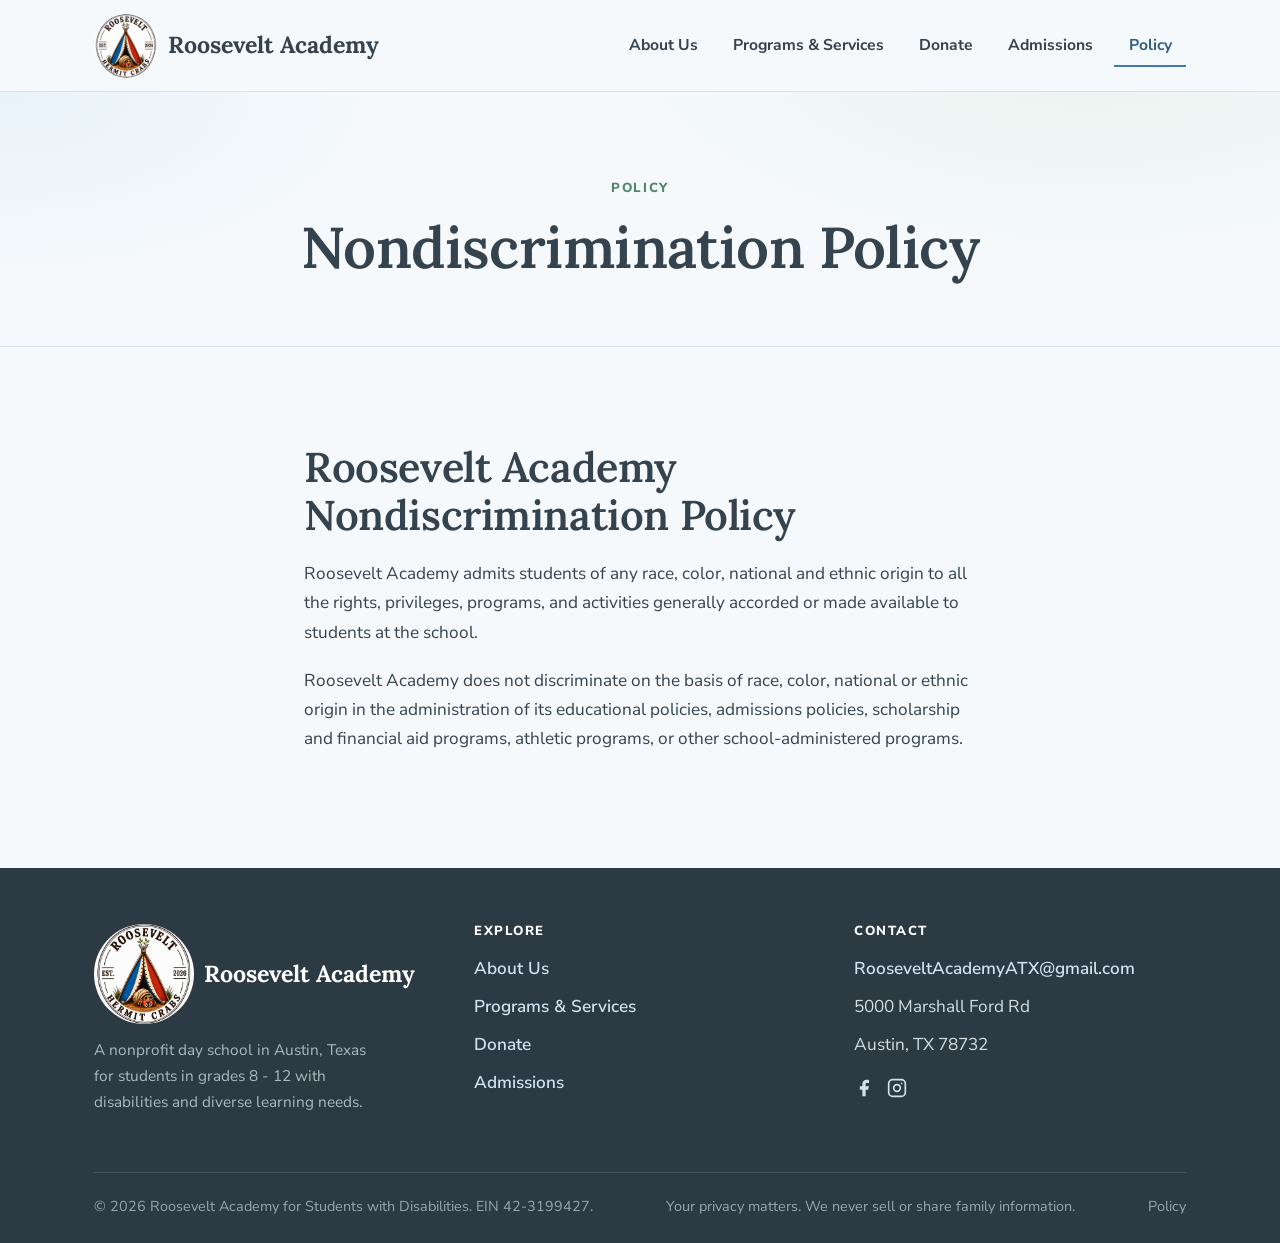
<file: nondiscrimination-policy.html>
<!DOCTYPE html>
<html lang="en">
<head>
  <meta charset="UTF-8" />
  <meta http-equiv="Cache-Control" content="no-cache, no-store, must-revalidate" />
  <meta http-equiv="Pragma" content="no-cache" />
  <meta http-equiv="Expires" content="0" />
  <meta name="viewport" content="width=device-width, initial-scale=1.0" />
  <title>Nondiscrimination Policy — Roosevelt Academy Day School</title>
  <meta name="description" content="Roosevelt Academy's nondiscrimination policy for admissions and school-administered programs." />
  <link rel="preconnect" href="https://fonts.googleapis.com" />
  <link rel="preconnect" href="https://fonts.gstatic.com" crossorigin />
  <link href="https://fonts.googleapis.com/css2?family=Lora:wght@500;600&family=Nunito+Sans:wght@400;600;700;800&display=swap" rel="stylesheet" />
  <link rel="stylesheet" href="styles.css" />
</head>
<body>

  <header class="site-header">
    <nav class="nav" aria-label="Primary">
      <a class="brand" href="who-we-are.html">
        <img src="logo.jpeg" alt="Roosevelt Academy — Roosevelt Hermit Crabs" style="height:64px; width:64px; object-fit:contain; border-radius:50%;" />
        <span class="brand__name">Roosevelt Academy<span></span></span>
      </a>
      <button class="nav__toggle" aria-expanded="false" aria-controls="nav-links" aria-label="Toggle menu">
        <svg width="24" height="24" viewBox="0 0 24 24" fill="none" stroke="currentColor" stroke-width="2.2" stroke-linecap="round"><path d="M3 6h18M3 12h18M3 18h18"/></svg>
      </button>
      <ul class="nav__links" id="nav-links">
        <li><a href="who-we-are.html">About Us</a></li>
        <li><a href="programs.html">Programs &amp; Services</a></li>
        <li><a href="donate.html">Donate</a></li>
        <li><a href="admissions.html">Admissions</a></li>
        <li><a href="nondiscrimination-policy.html" aria-current="page">Policy</a></li>
      </ul>
    </nav>
  </header>

  <main>
    <!-- ===== Page hero ===== -->
    <section class="page-hero">
      <div class="wrap">
        <span class="eyebrow">Policy</span>
        <h1>Nondiscrimination Policy</h1>
      </div>
    </section>

    <!-- ===== Policy text ===== -->
    <section class="section">
      <div class="wrap" style="max-width:72ch;">
        <h2>Roosevelt Academy Nondiscrimination Policy</h2>
        <p>Roosevelt Academy admits students of any race, color, national and ethnic origin to all the rights, privileges, programs, and activities generally accorded or made available to students at the school.</p>
        <p>Roosevelt Academy does not discriminate on the basis of race, color, national or ethnic origin in the administration of its educational policies, admissions policies, scholarship and financial aid programs, athletic programs, or other school-administered programs.</p>
      </div>
    </section>
  </main>

  <footer class="site-footer">
    <div class="wrap">
      <div class="footer__grid">
        <div class="footer__brand">
          <a class="brand" href="who-we-are.html" style="margin-bottom:0.8rem;">
            <img src="logo.jpeg" alt="Roosevelt Academy — Roosevelt Hermit Crabs" style="height:64px; width:64px; object-fit:contain; border-radius:50%;" />
            <span class="brand__name" style="color:#fff;">Roosevelt Academy<span></span></span>
          </a>
          <p>A nonprofit day school in Austin, Texas for students in grades 8 - 12 with disabilities and diverse learning needs.</p>
        </div>
        <div class="footer">
          <h4>Explore</h4>
          <ul>
                <li><a href="who-we-are.html">About Us</a></li>
            <li><a href="programs.html">Programs &amp; Services</a></li>
            <li><a href="donate.html">Donate</a></li>
            <li><a href="admissions.html">Admissions</a></li>
          </ul>
        </div>
        <div class="footer">
          <h4>Contact</h4>
          <ul>
            <li><a href="mailto:RooseveltAcademyATX@gmail.com">RooseveltAcademyATX@gmail.com</a></li>
            <li>5000 Marshall Ford Rd</li>
            <li>Austin, TX 78732</li>
            <li style="margin-top:0.6rem; display:flex; gap:0.8rem;">
              <a href="https://www.facebook.com/people/Roosevelt-Academy/61590613000314/" target="_blank" rel="noopener" aria-label="Facebook">
                <svg width="20" height="20" viewBox="0 0 24 24" fill="currentColor"><path d="M18 2h-3a5 5 0 0 0-5 5v3H7v4h3v8h4v-8h3l1-4h-4V7a1 1 0 0 1 1-1h3z"/></svg>
              </a>
              <a href="https://www.instagram.com/rooseveltacademyatx" target="_blank" rel="noopener" aria-label="Instagram">
                <svg width="20" height="20" viewBox="0 0 24 24" fill="none" stroke="currentColor" stroke-width="2"><rect x="2" y="2" width="20" height="20" rx="5"/><circle cx="12" cy="12" r="4"/><circle cx="17.5" cy="6.5" r="1" fill="currentColor" stroke="none"/></svg>
              </a>
            </li>
          </ul>
        </div>
      </div>
      <div class="footer__bottom">
        <span>© 2026 Roosevelt Academy for Students with Disabilities. EIN 42-3199427.</span>
        <span>Your privacy matters. We never sell or share family information.</span>
        <span><a href="nondiscrimination-policy.html" style="color:inherit;">Policy</a></span>
      </div>
    </div>
  </footer>

  <script src="main.js"></script>
</body>
</html>
</file>
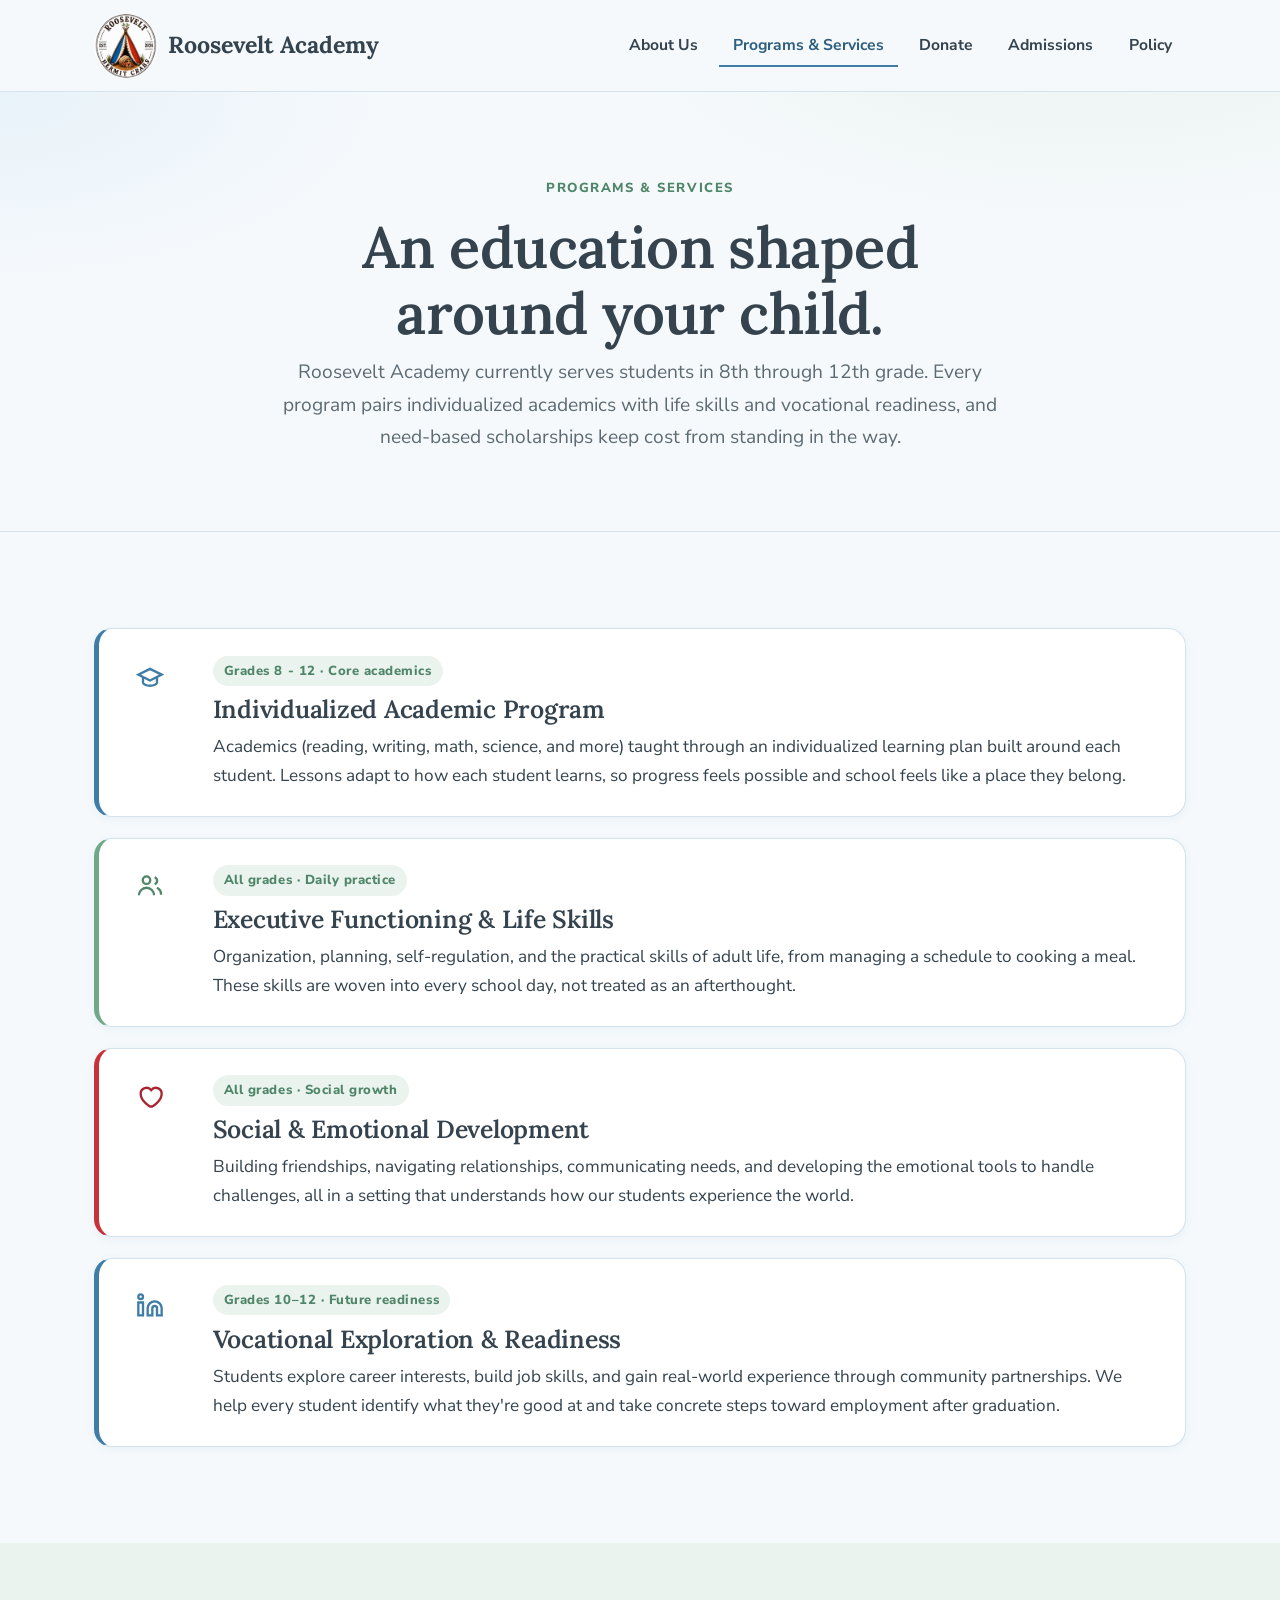
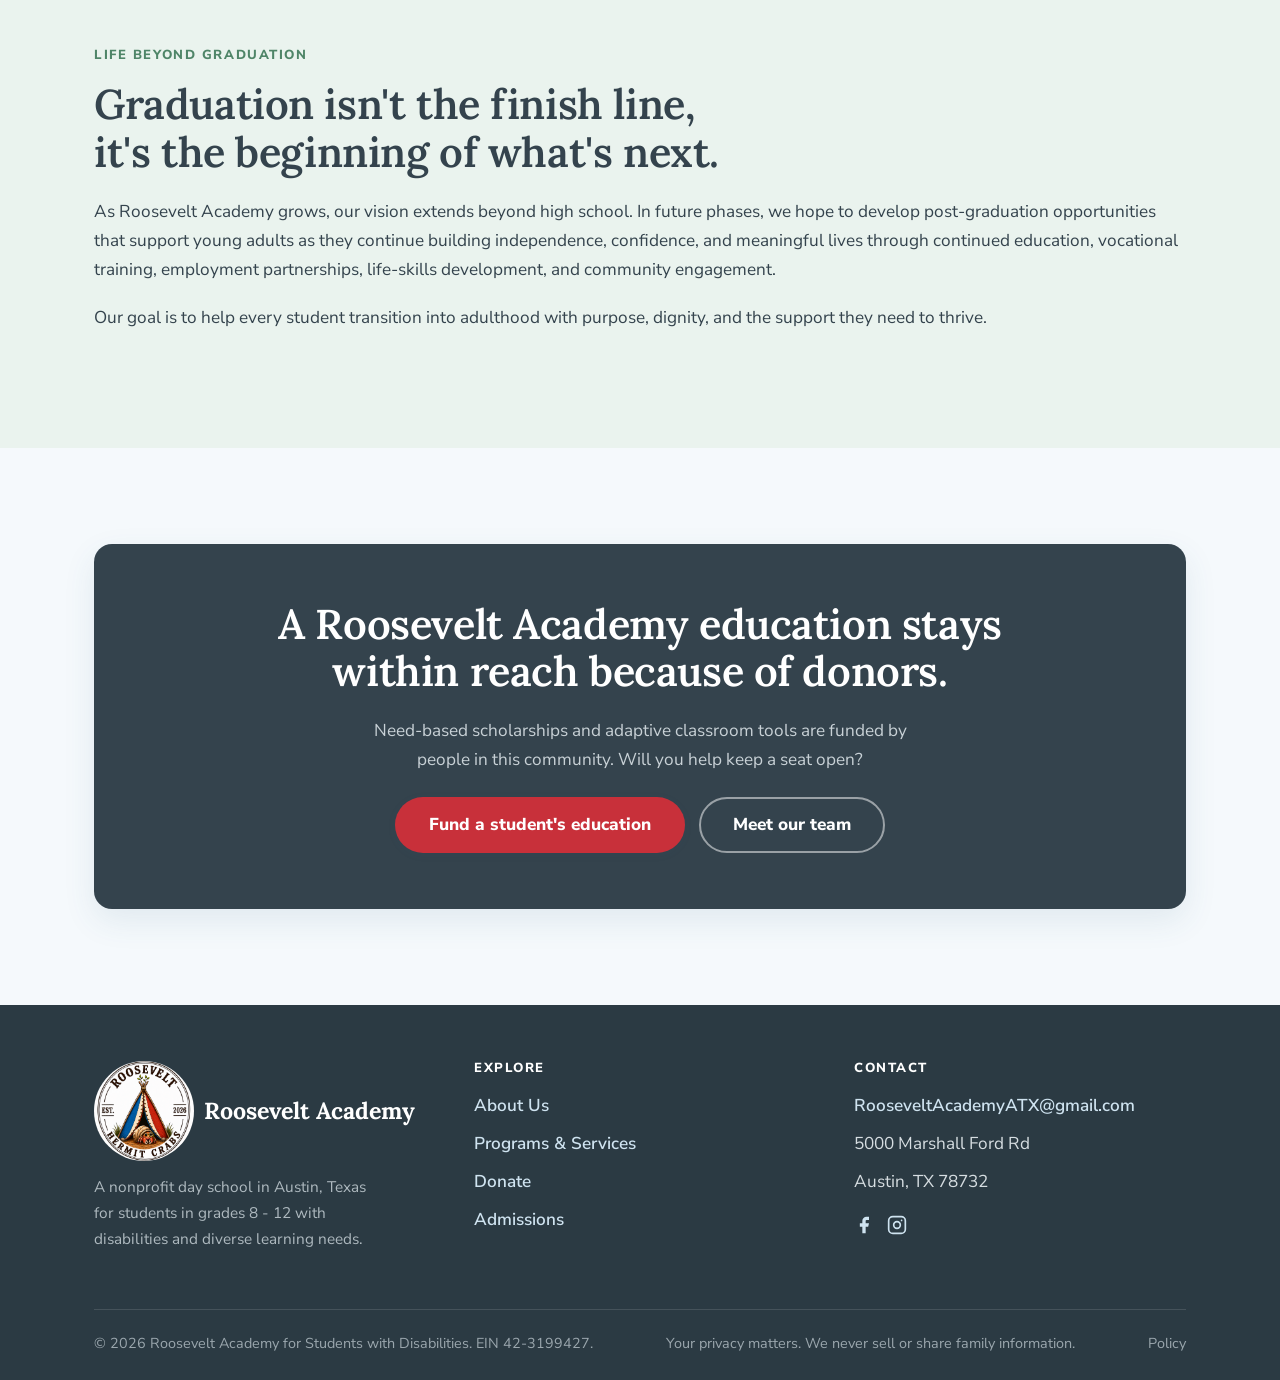
<file: programs.html>
﻿<!DOCTYPE html>
<html lang="en">
<head>
  <meta charset="UTF-8" />
  <meta http-equiv="Cache-Control" content="no-cache, no-store, must-revalidate" />
  <meta http-equiv="Pragma" content="no-cache" />
  <meta http-equiv="Expires" content="0" />
  <meta name="viewport" content="width=device-width, initial-scale=1.0" />
  <title>Programs &amp; Services — Roosevelt Academy Day School</title>
  <meta name="description" content="Roosevelt Academy serves students in grades 8 - 12: individualized academics, executive functioning, life skills, and vocational readiness tailored to every student." />
  <link rel="preconnect" href="https://fonts.googleapis.com" />
  <link rel="preconnect" href="https://fonts.gstatic.com" crossorigin />
  <link href="https://fonts.googleapis.com/css2?family=Lora:wght@500;600&family=Nunito+Sans:wght@400;600;700;800&display=swap" rel="stylesheet" />
  <link rel="stylesheet" href="styles.css" />
</head>
<body>

  <header class="site-header">
    <nav class="nav" aria-label="Primary">
      <a class="brand" href="who-we-are.html">
        <img src="logo.jpeg" alt="Roosevelt Academy — Roosevelt Hermit Crabs" style="height:64px; width:64px; object-fit:contain; border-radius:50%;" />
        <span class="brand__name">Roosevelt Academy<span></span></span>
      </a>
      <button class="nav__toggle" aria-expanded="false" aria-controls="nav-links" aria-label="Toggle menu">
        <svg width="24" height="24" viewBox="0 0 24 24" fill="none" stroke="currentColor" stroke-width="2.2" stroke-linecap="round"><path d="M3 6h18M3 12h18M3 18h18"/></svg>
      </button>
      <ul class="nav__links" id="nav-links">
        <li><a href="who-we-are.html">About Us</a></li>
        <li><a href="programs.html" aria-current="page">Programs &amp; Services</a></li>
        <li><a href="donate.html">Donate</a></li>
        <li><a href="admissions.html">Admissions</a></li>
        <li><a href="nondiscrimination-policy.html">Policy</a></li>
      </ul>
    </nav>
  </header>

  <main>
    <!-- ===== Page hero ===== -->
    <section class="page-hero">
      <div class="wrap">
        <span class="eyebrow">Programs &amp; services</span>
        <h1>An education shaped around your child.</h1>
        <p class="lead">
          Roosevelt Academy currently serves students in 8th through 12th grade. Every program pairs individualized academics with life skills and vocational readiness, and need-based scholarships keep cost from standing in the way.
        </p>
      </div>
    </section>

    <!-- ===== Program directory ===== -->
    <section class="section">
      <div class="wrap">
        <div class="grid" style="gap:1.3rem;">

          <article class="program">
            <div class="program__icon">
              <svg width="28" height="28" viewBox="0 0 24 24" fill="none" stroke="currentColor" stroke-width="2"><path d="M22 10 12 5 2 10l10 5 10-5Z"/><path d="M6 12v5c0 1 2.7 2.5 6 2.5s6-1.5 6-2.5v-5"/></svg>
            </div>
            <div>
              <span class="program__who">Grades 8 - 12 · Core academics</span>
              <h3>Individualized Academic Program</h3>
              <p>Academics (reading, writing, math, science, and more) taught through an individualized learning plan built around each student. Lessons adapt to how each student learns, so progress feels possible and school feels like a place they belong.</p>
            </div>
          </article>

          <article class="program">
            <div class="program__icon">
              <svg width="28" height="28" viewBox="0 0 24 24" fill="none" stroke="currentColor" stroke-width="2"><circle cx="9" cy="7" r="3.2"/><path d="M2.5 20a6.5 6.5 0 0 1 13 0"/><path d="M16 4.5a3.2 3.2 0 0 1 0 6"/><path d="M18 13.5a6.5 6.5 0 0 1 3.5 6"/></svg>
            </div>
            <div>
              <span class="program__who">All grades · Daily practice</span>
              <h3>Executive Functioning &amp; Life Skills</h3>
              <p>Organization, planning, self-regulation, and the practical skills of adult life, from managing a schedule to cooking a meal. These skills are woven into every school day, not treated as an afterthought.</p>
            </div>
          </article>

          <article class="program">
            <div class="program__icon">
              <svg width="28" height="28" viewBox="0 0 24 24" fill="none" stroke="currentColor" stroke-width="2"><path d="M12 21s-8-4.5-8-11a5 5 0 0 1 9-3 5 5 0 0 1 9 3c0 6.5-8 11-8 11Z"/></svg>
            </div>
            <div>
              <span class="program__who">All grades · Social growth</span>
              <h3>Social &amp; Emotional Development</h3>
              <p>Building friendships, navigating relationships, communicating needs, and developing the emotional tools to handle challenges, all in a setting that understands how our students experience the world.</p>
            </div>
          </article>

          <article class="program">
            <div class="program__icon">
              <svg width="28" height="28" viewBox="0 0 24 24" fill="none" stroke="currentColor" stroke-width="2"><path d="M16 8a6 6 0 0 1 6 6v6h-4v-6a2 2 0 0 0-4 0v6h-4v-6a6 6 0 0 1 6-6Z"/><path d="M2 9h4v11H2zM4 6a2 2 0 1 0 0-4 2 2 0 0 0 0 4Z"/></svg>
            </div>
            <div>
              <span class="program__who">Grades 10–12 · Future readiness</span>
              <h3>Vocational Exploration &amp; Readiness</h3>
              <p>Students explore career interests, build job skills, and gain real-world experience through community partnerships. We help every student identify what they're good at and take concrete steps toward employment after graduation.</p>
            </div>
          </article>

        </div>
      </div>
    </section>

    <!-- ===== Life beyond graduation ===== -->
    <section class="section section--sage">
      <div class="wrap">
        <span class="eyebrow">Life beyond graduation</span>
        <h2>Graduation isn't the finish line, it's the beginning of what's next.</h2>
        <p>As Roosevelt Academy grows, our vision extends beyond high school. In future phases, we hope to develop post-graduation opportunities that support young adults as they continue building independence, confidence, and meaningful lives through continued education, vocational training, employment partnerships, life-skills development, and community engagement.</p>
        <p>Our goal is to help every student transition into adulthood with purpose, dignity, and the support they need to thrive.</p>
      </div>
    </section>

    <!-- ===== CTA ===== -->
    <section class="section">
      <div class="wrap">
        <div class="cta-band">
          <h2>A Roosevelt Academy education stays within reach because of donors.</h2>
          <p>Need-based scholarships and adaptive classroom tools are funded by people in this community. Will you help keep a seat open?</p>
          <div class="hero__ctas" style="justify-content:center; margin-top:1.4rem; margin-bottom:0;">
            <a class="btn btn--warm btn--lg" href="donate.html">Fund a student's education</a>
            <a class="btn btn--ghost btn--lg" href="who-we-are.html">Meet our team</a>
          </div>
        </div>
      </div>
    </section>
  </main>

  <footer class="site-footer">
    <div class="wrap">
      <div class="footer__grid">
        <div class="footer__brand">
          <a class="brand" href="who-we-are.html" style="margin-bottom:0.8rem;">
            <img src="logo.jpeg" alt="Roosevelt Academy — Roosevelt Hermit Crabs" style="height:64px; width:64px; object-fit:contain; border-radius:50%;" />
            <span class="brand__name" style="color:#fff;">Roosevelt Academy<span></span></span>
          </a>
          <p>A nonprofit day school in Austin, Texas for students in grades 8 - 12 with disabilities and diverse learning needs.</p>
        </div>
        <div class="footer">
          <h4>Explore</h4>
          <ul>
                <li><a href="who-we-are.html">About Us</a></li>
            <li><a href="programs.html">Programs &amp; Services</a></li>
            <li><a href="donate.html">Donate</a></li>
            <li><a href="admissions.html">Admissions</a></li>
          </ul>
        </div>
        <div class="footer">
          <h4>Contact</h4>
          <ul>
            <li><a href="mailto:RooseveltAcademyATX@gmail.com">RooseveltAcademyATX@gmail.com</a></li>
            <li>5000 Marshall Ford Rd</li>
            <li>Austin, TX 78732</li>
            <li style="margin-top:0.6rem; display:flex; gap:0.8rem;">
              <a href="https://www.facebook.com/people/Roosevelt-Academy/61590613000314/" target="_blank" rel="noopener" aria-label="Facebook">
                <svg width="20" height="20" viewBox="0 0 24 24" fill="currentColor"><path d="M18 2h-3a5 5 0 0 0-5 5v3H7v4h3v8h4v-8h3l1-4h-4V7a1 1 0 0 1 1-1h3z"/></svg>
              </a>
              <a href="https://www.instagram.com/rooseveltacademyatx" target="_blank" rel="noopener" aria-label="Instagram">
                <svg width="20" height="20" viewBox="0 0 24 24" fill="none" stroke="currentColor" stroke-width="2"><rect x="2" y="2" width="20" height="20" rx="5"/><circle cx="12" cy="12" r="4"/><circle cx="17.5" cy="6.5" r="1" fill="currentColor" stroke="none"/></svg>
              </a>
            </li>
          </ul>
        </div>
      </div>
      <div class="footer__bottom">
        <span>© 2026 Roosevelt Academy for Students with Disabilities. EIN 42-3199427.</span>
        <span>Your privacy matters. We never sell or share family information.</span>
        <span><a href="nondiscrimination-policy.html" style="color:inherit;">Policy</a></span>
      </div>
    </div>
  </footer>

  <script src="main.js"></script>
</body>
</html>
</file>
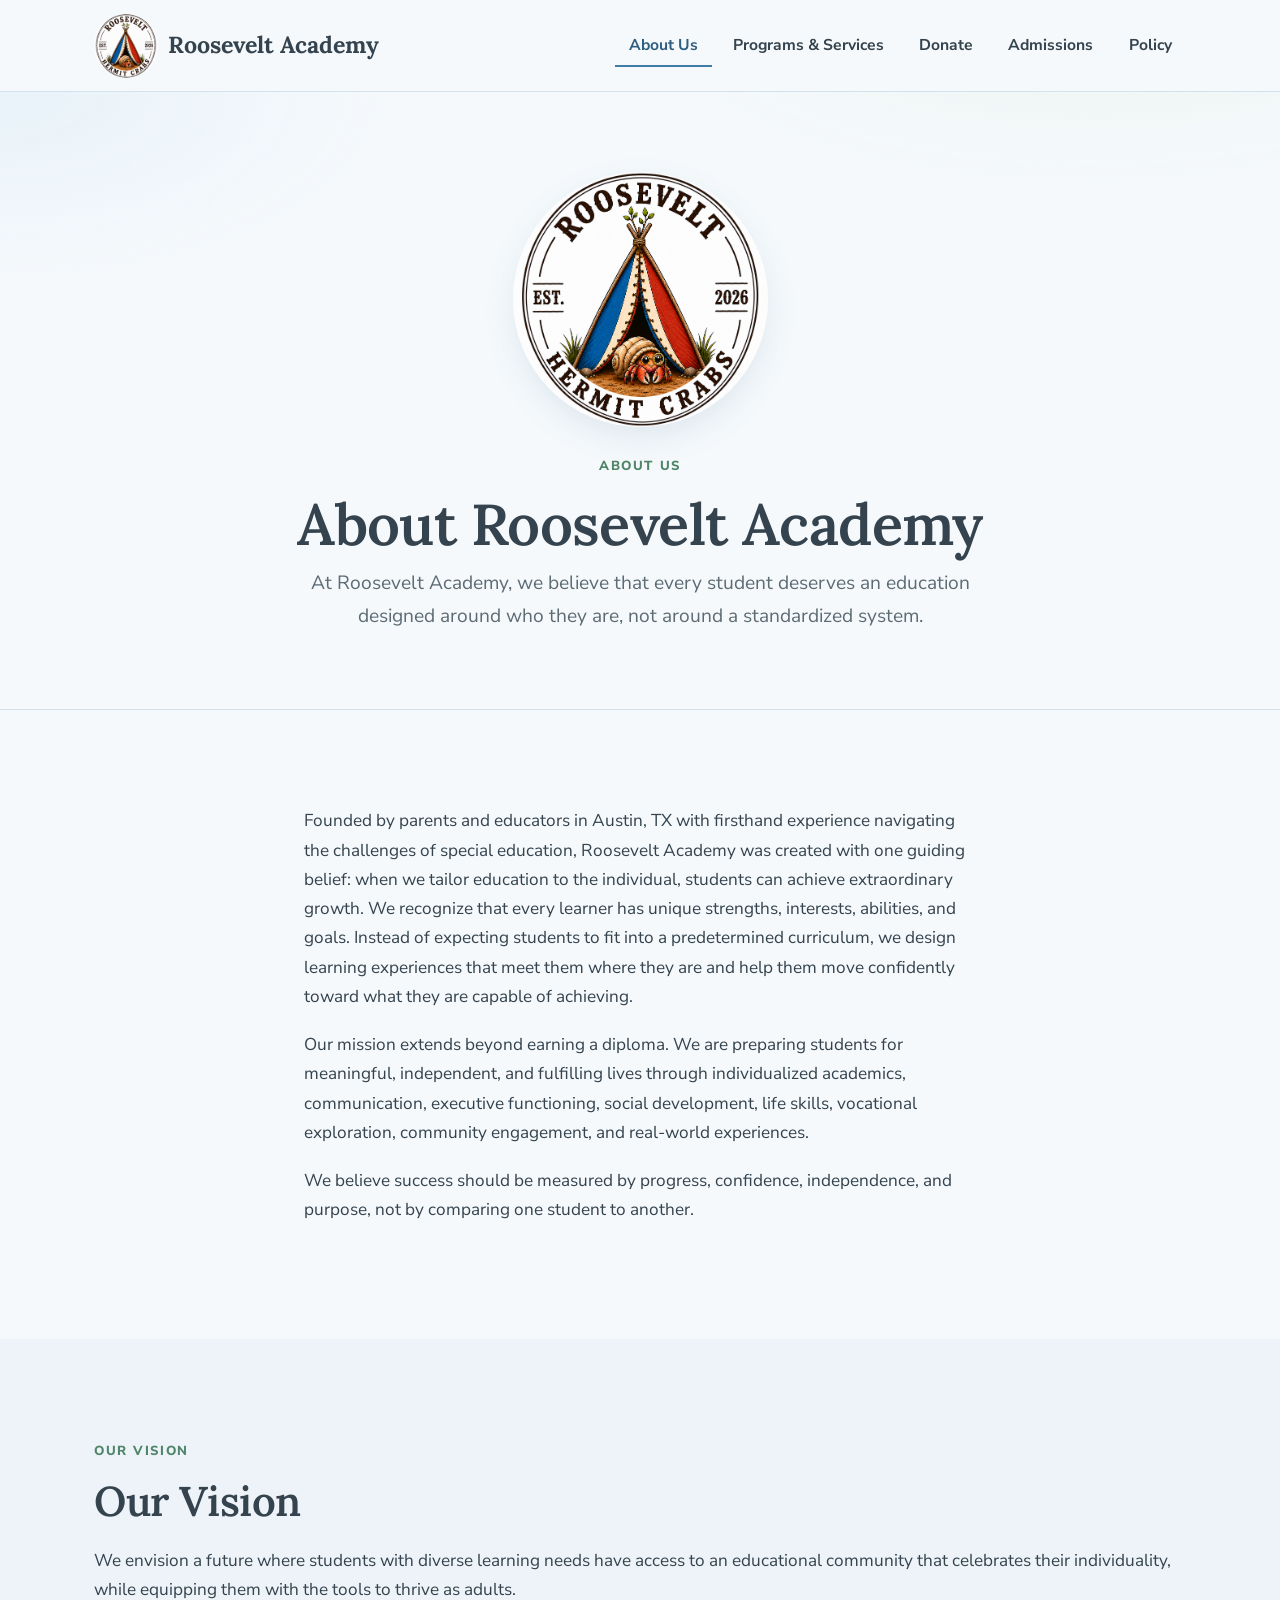
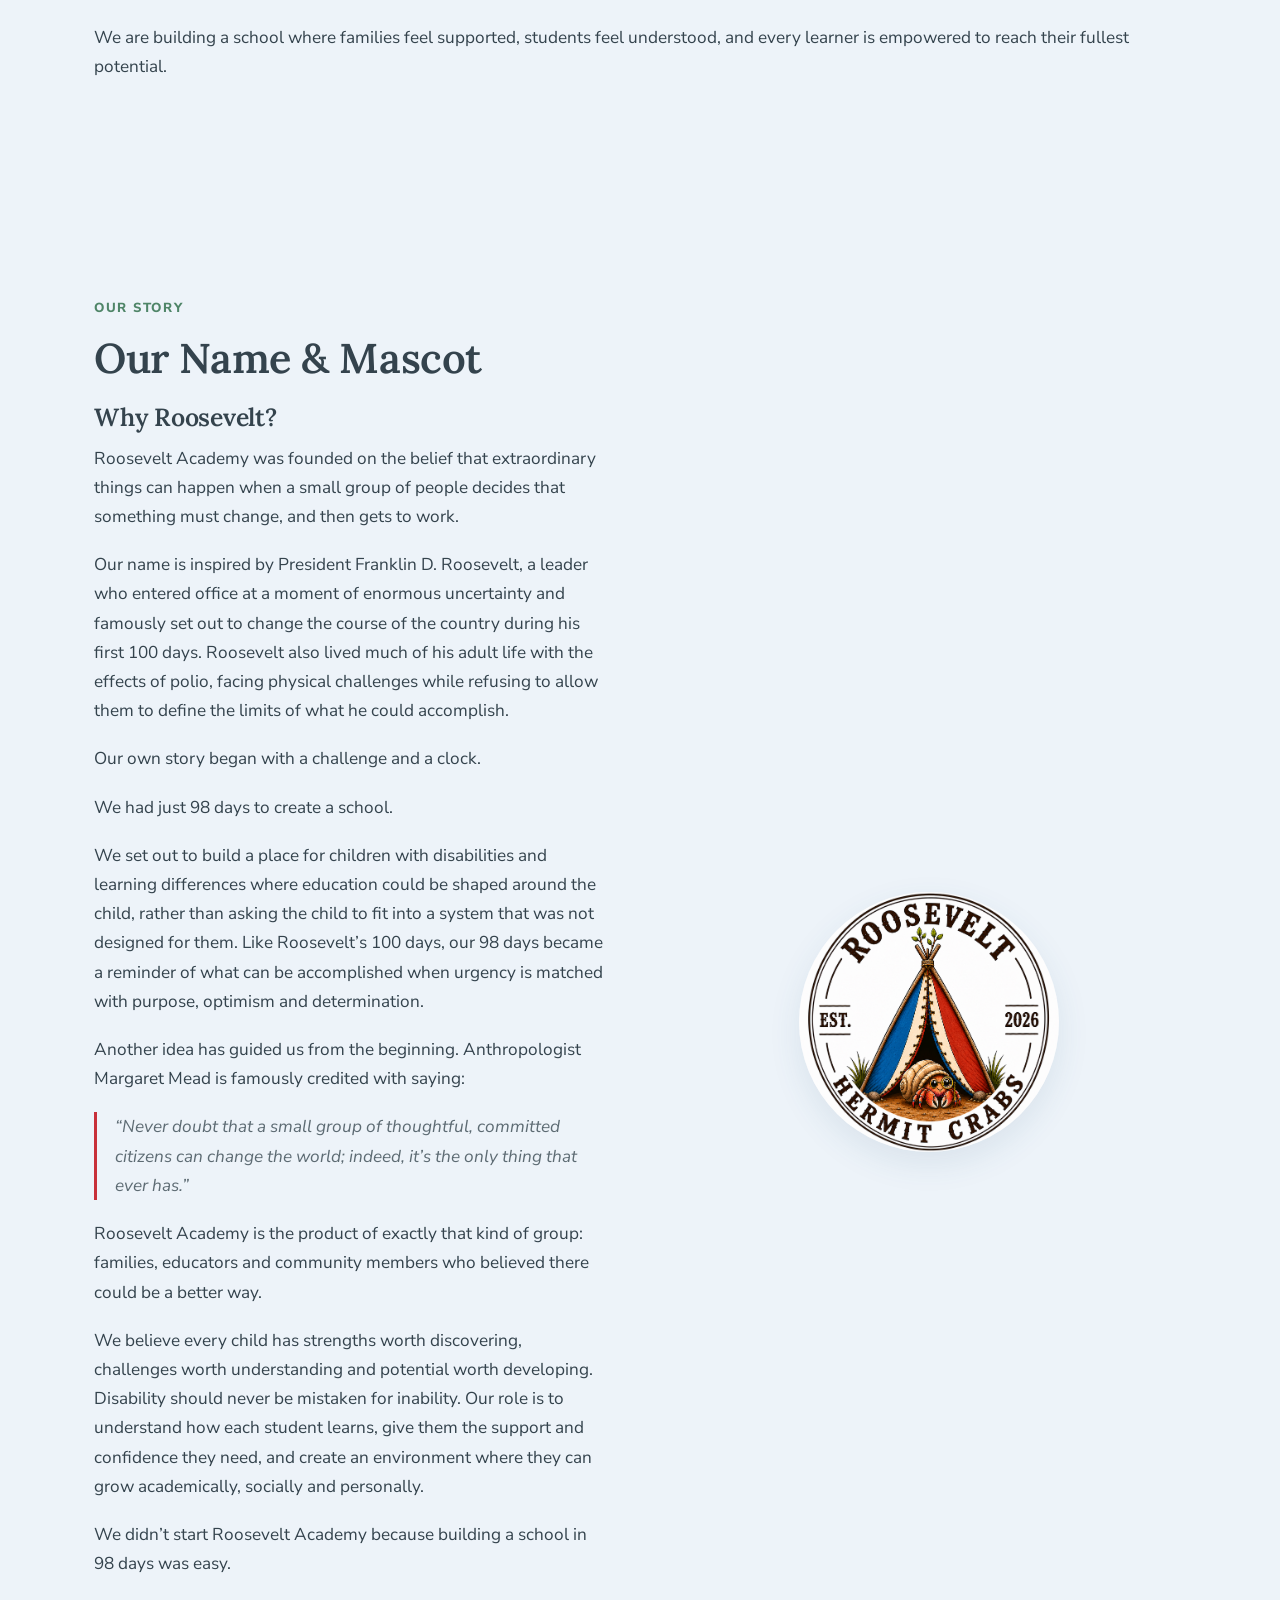
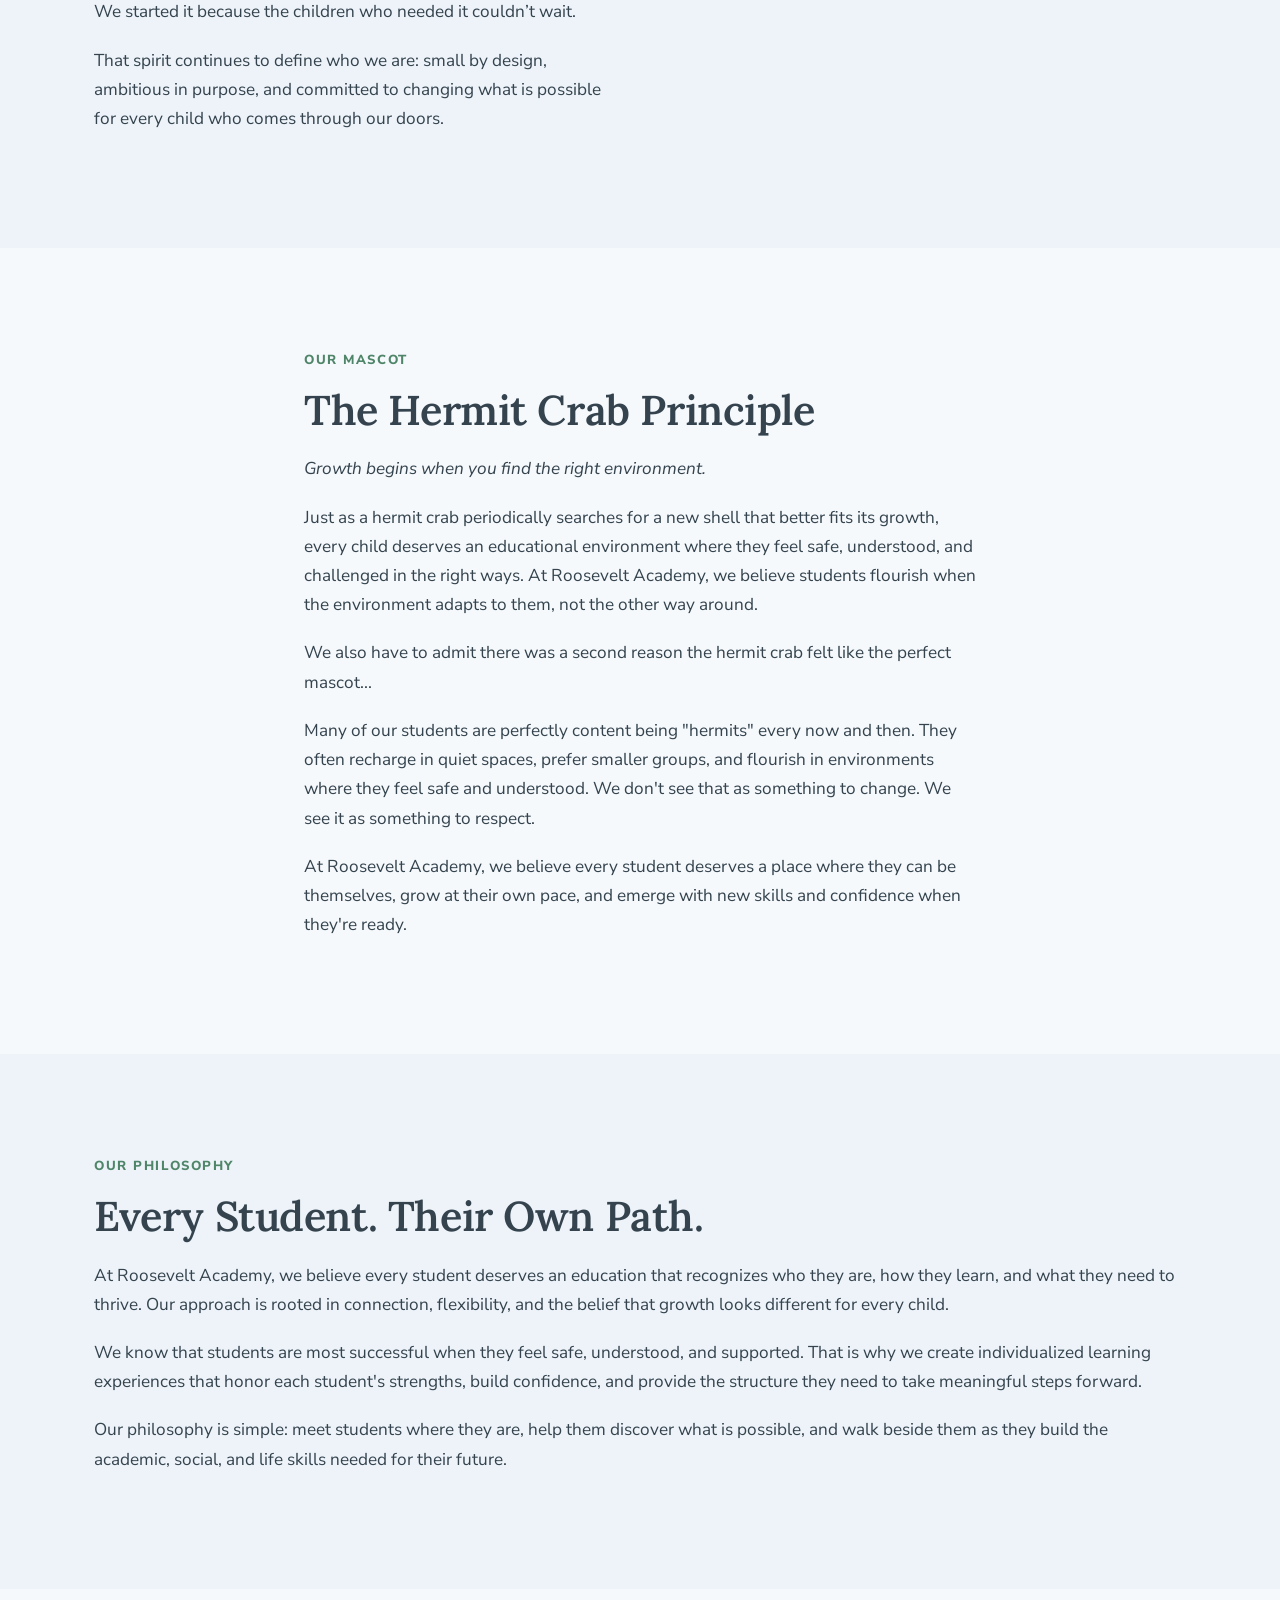
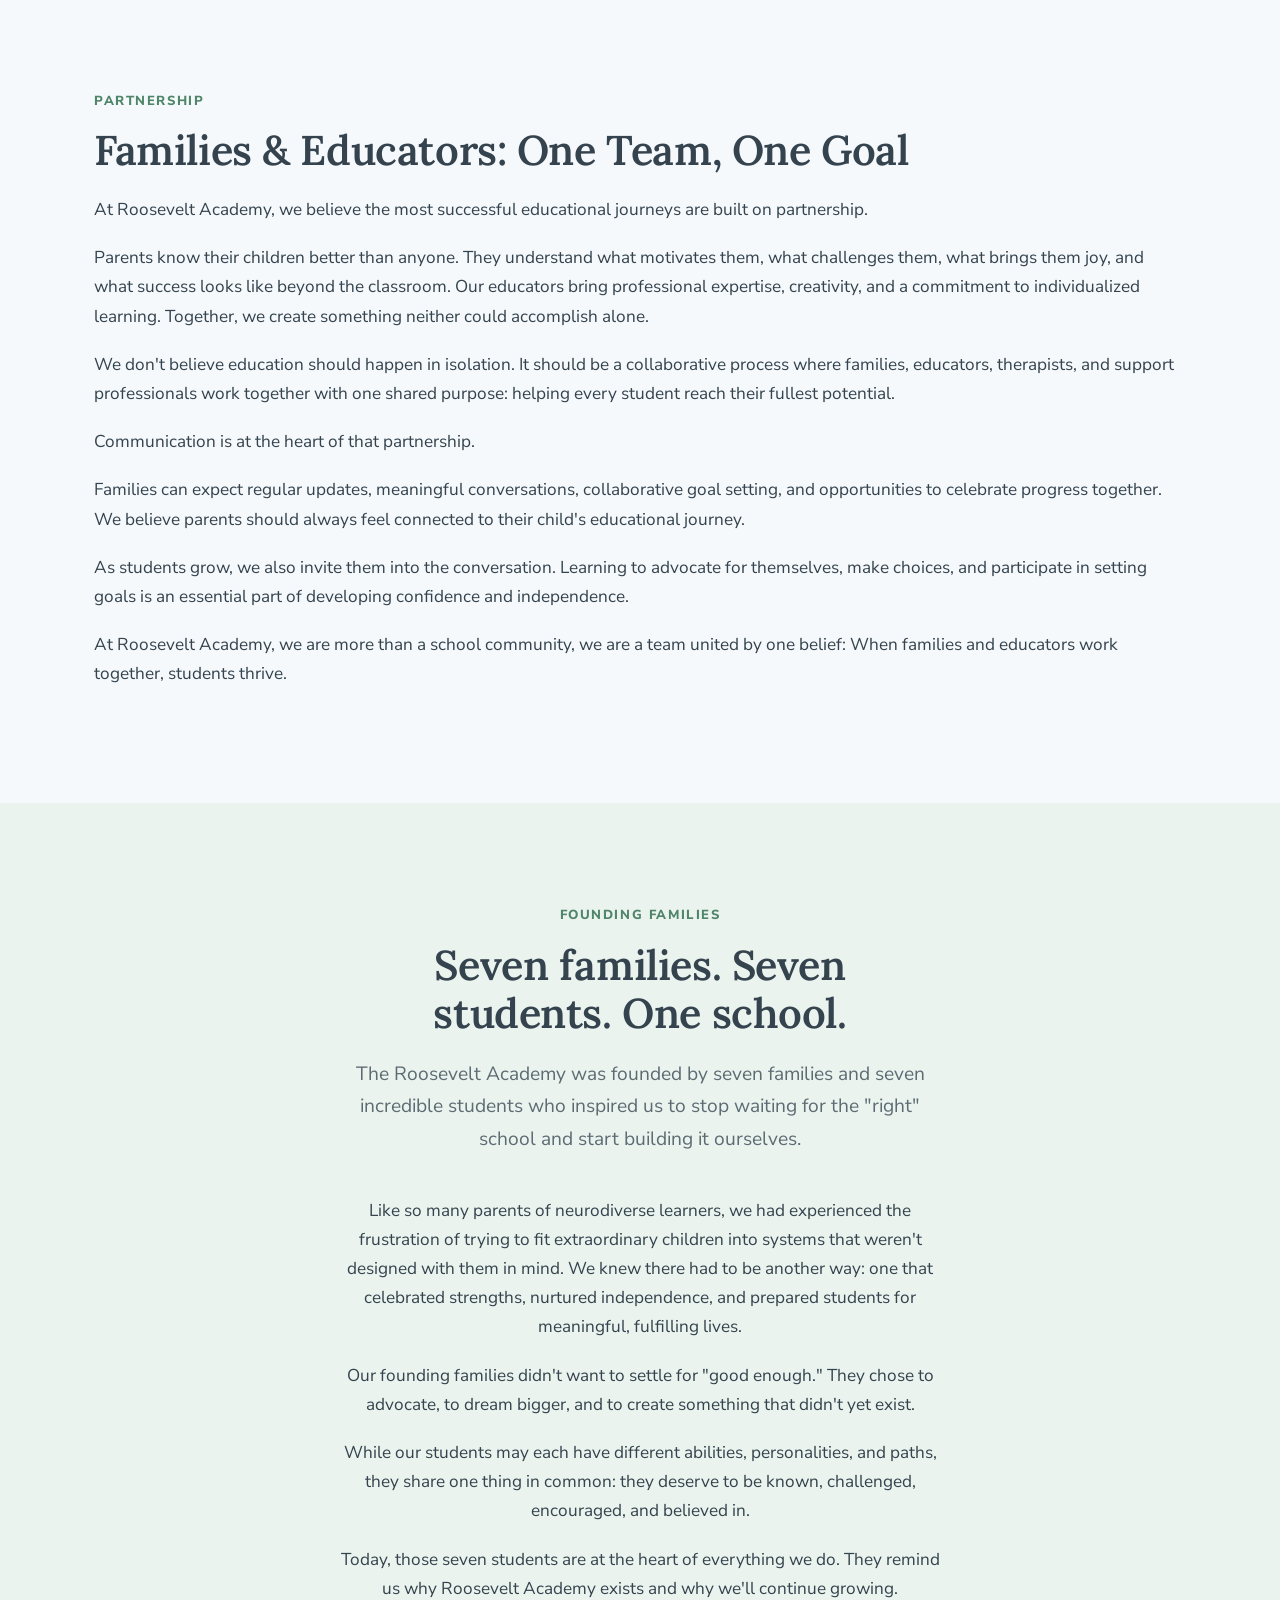
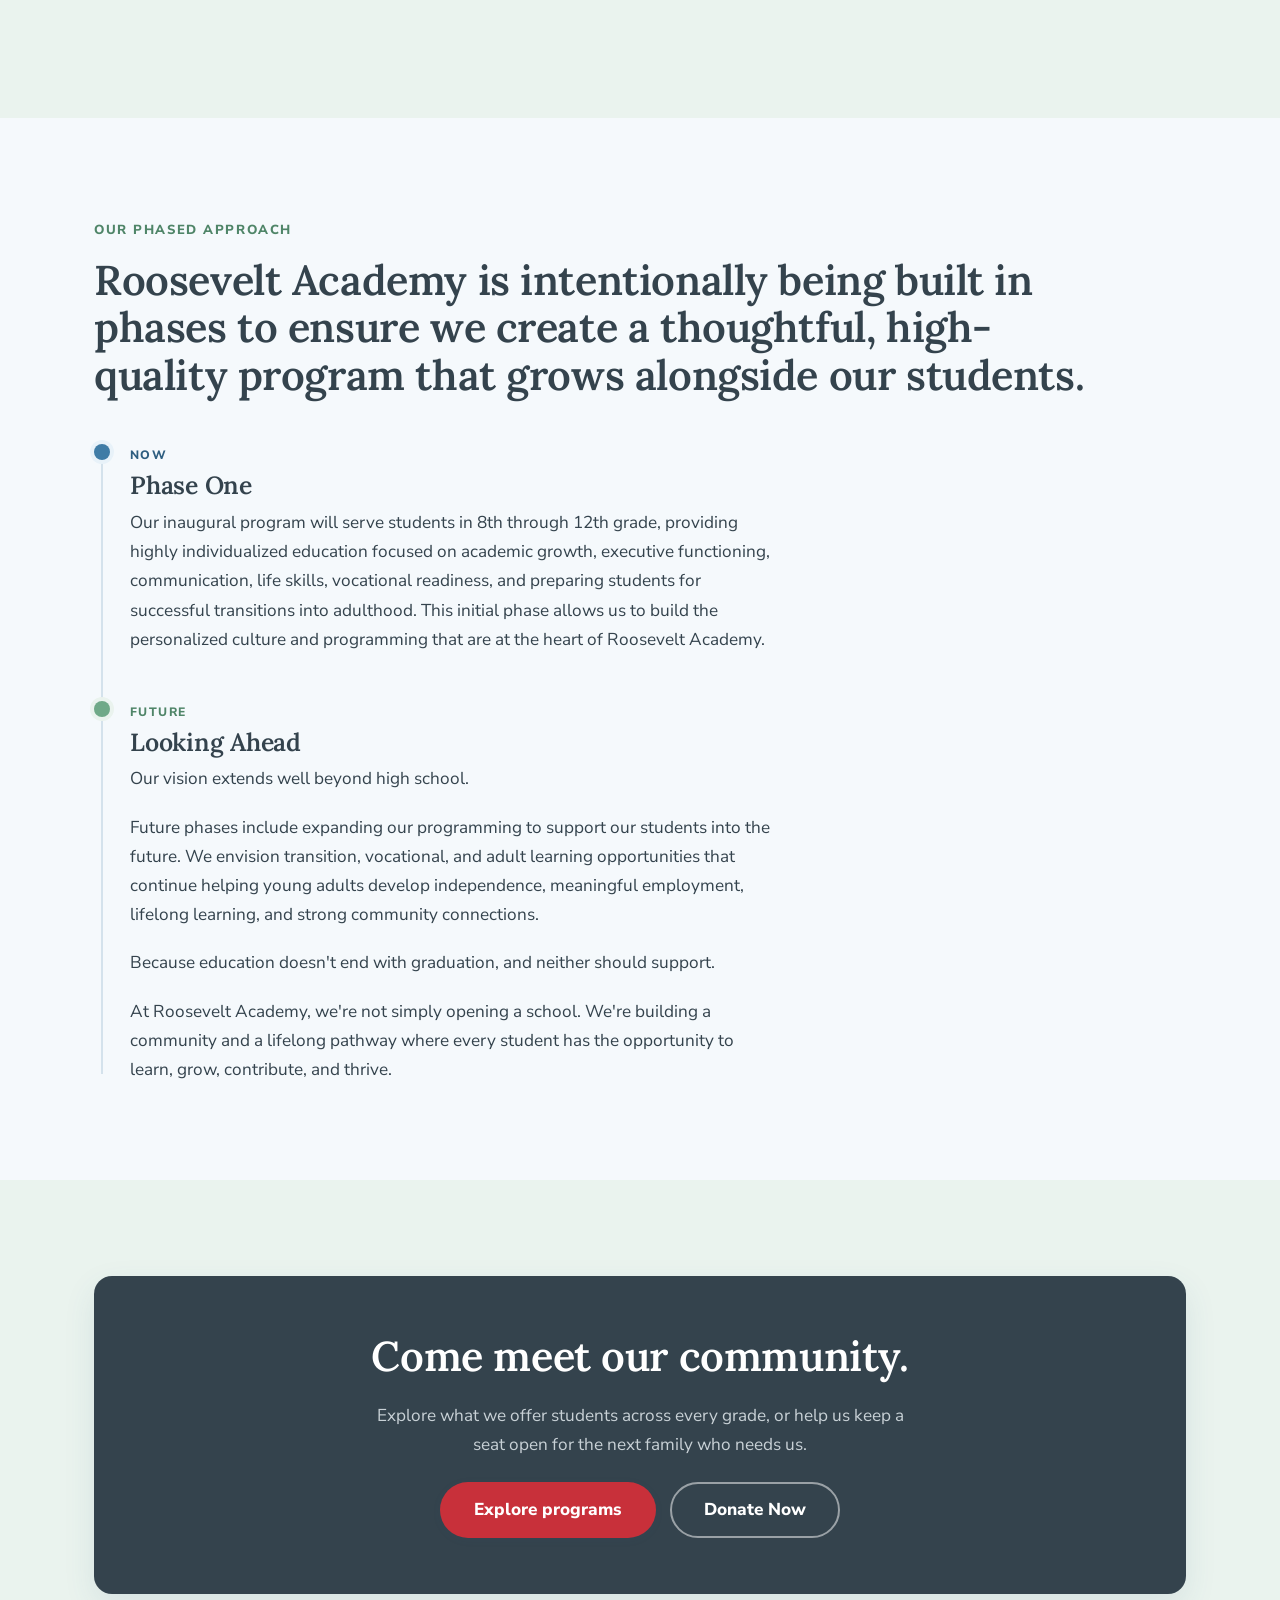
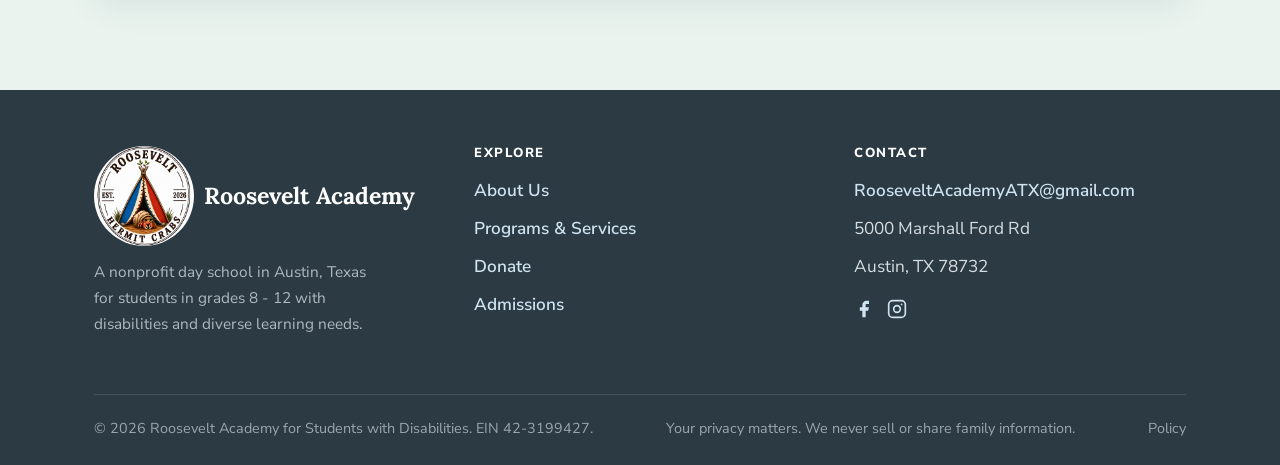
<file: who-we-are.html>
<!DOCTYPE html>
<html lang="en">
<head>
  <meta charset="UTF-8" />
  <meta http-equiv="Cache-Control" content="no-cache, no-store, must-revalidate" />
  <meta http-equiv="Pragma" content="no-cache" />
  <meta http-equiv="Expires" content="0" />
  <meta name="viewport" content="width=device-width, initial-scale=1.0" />
  <title>Who We Are — Roosevelt Academy Day School</title>
  <meta name="description" content="The story, mission, and philosophy behind Roosevelt Academy — a nonprofit day school for students with diverse learning needs in Austin, Texas." />
  <link rel="preconnect" href="https://fonts.googleapis.com" />
  <link rel="preconnect" href="https://fonts.gstatic.com" crossorigin />
  <link href="https://fonts.googleapis.com/css2?family=Lora:wght@500;600&family=Nunito+Sans:wght@400;600;700;800&display=swap" rel="stylesheet" />
  <link rel="stylesheet" href="styles.css" />
</head>
<body>

  <header class="site-header">
    <nav class="nav" aria-label="Primary">
      <a class="brand" href="who-we-are.html">
        <img src="logo.jpeg" alt="Roosevelt Academy — Roosevelt Hermit Crabs" style="height:64px; width:64px; object-fit:contain; border-radius:50%;" />
        <span class="brand__name">Roosevelt Academy<span></span></span>
      </a>
      <button class="nav__toggle" aria-expanded="false" aria-controls="nav-links" aria-label="Toggle menu">
        <svg width="24" height="24" viewBox="0 0 24 24" fill="none" stroke="currentColor" stroke-width="2.2" stroke-linecap="round"><path d="M3 6h18M3 12h18M3 18h18"/></svg>
      </button>
      <ul class="nav__links" id="nav-links">
        <li><a href="who-we-are.html" aria-current="page">About Us</a></li>
        <li><a href="programs.html">Programs &amp; Services</a></li>
        <li><a href="donate.html">Donate</a></li>
        <li><a href="admissions.html">Admissions</a></li>
        <li><a href="nondiscrimination-policy.html">Policy</a></li>
      </ul>
    </nav>
  </header>

  <main>
    <!-- ===== Page hero ===== -->
    <section class="page-hero">
      <div class="wrap">
        <div class="page-hero__logo">
          <img src="logo.jpeg" alt="Roosevelt Academy seal" />
        </div>
        <span class="eyebrow">About Us</span>
        <h1>About Roosevelt Academy</h1>
        <p class="lead">
          At Roosevelt Academy, we believe that every student deserves an education designed around who they are, not around a standardized system.
        </p>
      </div>
    </section>

    <!-- ===== About body text ===== -->
    <section class="section">
      <div class="wrap" style="max-width:72ch;">
        <p>Founded by parents and educators in Austin, TX with firsthand experience navigating the challenges of special education, Roosevelt Academy was created with one guiding belief: when we tailor education to the individual, students can achieve extraordinary growth. We recognize that every learner has unique strengths, interests, abilities, and goals. Instead of expecting students to fit into a predetermined curriculum, we design learning experiences that meet them where they are and help them move confidently toward what they are capable of achieving.</p>
        <p>Our mission extends beyond earning a diploma. We are preparing students for meaningful, independent, and fulfilling lives through individualized academics, communication, executive functioning, social development, life skills, vocational exploration, community engagement, and real-world experiences.</p>
        <p>We believe success should be measured by progress, confidence, independence, and purpose, not by comparing one student to another.</p>
      </div>
    </section>

    <!-- ===== Our Vision ===== -->
    <section class="section section--tint">
      <div class="wrap">
        <span class="eyebrow">Our Vision</span>
        <h2>Our Vision</h2>
        <p>We envision a future where students with diverse learning needs have access to an educational community that celebrates their individuality, while equipping them with the tools to thrive as adults.</p>
        <p>We are building a school where families feel supported, students feel understood, and every learner is empowered to reach their fullest potential.</p>
      </div>
    </section>

    <!-- ===== Our Story / Why Roosevelt ===== -->
    <section class="section section--tint">
      <div class="wrap split">
        <div>
          <span class="eyebrow">Our Story</span>
          <h2>Our Name &amp; Mascot</h2>
          <h3>Why Roosevelt?</h3>
          <p>Roosevelt Academy was founded on the belief that extraordinary things can happen when a small group of people decides that something must change, and then gets to work.</p>
          <p>Our name is inspired by President Franklin D. Roosevelt, a leader who entered office at a moment of enormous uncertainty and famously set out to change the course of the country during his first 100 days. Roosevelt also lived much of his adult life with the effects of polio, facing physical challenges while refusing to allow them to define the limits of what he could accomplish.</p>
          <p>Our own story began with a challenge and a clock.</p>
          <p>We had just 98 days to create a school.</p>
          <p>We set out to build a place for children with disabilities and learning differences where education could be shaped around the child, rather than asking the child to fit into a system that was not designed for them. Like Roosevelt&rsquo;s 100 days, our 98 days became a reminder of what can be accomplished when urgency is matched with purpose, optimism and determination.</p>
          <p>Another idea has guided us from the beginning. Anthropologist Margaret Mead is famously credited with saying:</p>
          <p style="border-left:3px solid var(--apricot); padding-left:1.1rem; font-style:italic; color:var(--ink-soft);">&ldquo;Never doubt that a small group of thoughtful, committed citizens can change the world; indeed, it&rsquo;s the only thing that ever has.&rdquo;</p>
          <p>Roosevelt Academy is the product of exactly that kind of group: families, educators and community members who believed there could be a better way.</p>
          <p>We believe every child has strengths worth discovering, challenges worth understanding and potential worth developing. Disability should never be mistaken for inability. Our role is to understand how each student learns, give them the support and confidence they need, and create an environment where they can grow academically, socially and personally.</p>
          <p>We didn&rsquo;t start Roosevelt Academy because building a school in 98 days was easy.</p>
          <p>We started it because the children who needed it couldn&rsquo;t wait.</p>
          <p>That spirit continues to define who we are: small by design, ambitious in purpose, and committed to changing what is possible for every child who comes through our doors.</p>
        </div>
        <div style="display:flex; align-items:center; justify-content:center;">
          <img src="logo.jpeg" alt="Roosevelt Academy seal" style="width: clamp(180px, 28vw, 260px); height: clamp(180px, 28vw, 260px); border-radius: 50%; object-fit: contain; box-shadow: 0 12px 32px rgba(46,94,128,0.10);" />
        </div>
      </div>
    </section>

    <!-- ===== Hermit Crab Principle ===== -->
    <section class="section">
      <div class="wrap" style="max-width:72ch;">
        <span class="eyebrow">Our Mascot</span>
        <h2>The Hermit Crab Principle</h2>
        <p><em>Growth begins when you find the right environment.</em></p>
        <p>Just as a hermit crab periodically searches for a new shell that better fits its growth, every child deserves an educational environment where they feel safe, understood, and challenged in the right ways. At Roosevelt Academy, we believe students flourish when the environment adapts to them, not the other way around.</p>
        <p>We also have to admit there was a second reason the hermit crab felt like the perfect mascot...</p>
        <p>Many of our students are perfectly content being "hermits" every now and then. They often recharge in quiet spaces, prefer smaller groups, and flourish in environments where they feel safe and understood. We don't see that as something to change. We see it as something to respect.</p>
        <p>At Roosevelt Academy, we believe every student deserves a place where they can be themselves, grow at their own pace, and emerge with new skills and confidence when they're ready.</p>
      </div>
    </section>

    <!-- ===== Our Philosophy ===== -->
    <section class="section section--tint">
      <div class="wrap">
        <span class="eyebrow">Our Philosophy</span>
        <h2>Every Student. Their Own Path.</h2>
        <p>At Roosevelt Academy, we believe every student deserves an education that recognizes who they are, how they learn, and what they need to thrive. Our approach is rooted in connection, flexibility, and the belief that growth looks different for every child.</p>
        <p>We know that students are most successful when they feel safe, understood, and supported. That is why we create individualized learning experiences that honor each student's strengths, build confidence, and provide the structure they need to take meaningful steps forward.</p>
        <p>Our philosophy is simple: meet students where they are, help them discover what is possible, and walk beside them as they build the academic, social, and life skills needed for their future.</p>
      </div>
    </section>

    <!-- ===== Families & Educators ===== -->
    <section class="section">
      <div class="wrap">
        <span class="eyebrow">Partnership</span>
        <h2>Families &amp; Educators: One Team, One Goal</h2>
        <p>At Roosevelt Academy, we believe the most successful educational journeys are built on partnership.</p>
        <p>Parents know their children better than anyone. They understand what motivates them, what challenges them, what brings them joy, and what success looks like beyond the classroom. Our educators bring professional expertise, creativity, and a commitment to individualized learning. Together, we create something neither could accomplish alone.</p>
        <p>We don't believe education should happen in isolation. It should be a collaborative process where families, educators, therapists, and support professionals work together with one shared purpose: helping every student reach their fullest potential.</p>
        <p>Communication is at the heart of that partnership.</p>
        <p>Families can expect regular updates, meaningful conversations, collaborative goal setting, and opportunities to celebrate progress together. We believe parents should always feel connected to their child's educational journey.</p>
        <p>As students grow, we also invite them into the conversation. Learning to advocate for themselves, make choices, and participate in setting goals is an essential part of developing confidence and independence.</p>
        <p>At Roosevelt Academy, we are more than a school community, we are a team united by one belief: When families and educators work together, students thrive.</p>
      </div>
    </section>

    <!-- ===== Founding families ===== -->
    <section class="section section--sage">
      <div class="wrap">
        <div class="section-head center">
          <span class="eyebrow">Founding families</span>
          <h2>Seven families. Seven students. One school.</h2>
          <p class="lead measure center">The Roosevelt Academy was founded by seven families and seven incredible students who inspired us to stop waiting for the "right" school and start building it ourselves.</p>
        </div>
        <div style="max-width:60ch; margin:0 auto; text-align:center;">
          <p>Like so many parents of neurodiverse learners, we had experienced the frustration of trying to fit extraordinary children into systems that weren't designed with them in mind. We knew there had to be another way: one that celebrated strengths, nurtured independence, and prepared students for meaningful, fulfilling lives.</p>
          <p>Our founding families didn't want to settle for "good enough." They chose to advocate, to dream bigger, and to create something that didn't yet exist.</p>
          <p>While our students may each have different abilities, personalities, and paths, they share one thing in common: they deserve to be known, challenged, encouraged, and believed in.</p>
          <p>Today, those seven students are at the heart of everything we do. They remind us why Roosevelt Academy exists and why we'll continue growing.</p>
        </div>
      </div>
    </section>

    <!-- ===== Phased approach ===== -->
    <section class="section">
      <div class="wrap">
        <span class="eyebrow">Our Phased Approach</span>
        <h2>Roosevelt Academy is intentionally being built in phases to ensure we create a thoughtful, high-quality program that grows alongside our students.</h2>
        <div class="timeline">
          <div class="timeline__item">
            <span class="timeline__tag">Now</span>
            <h3>Phase One</h3>
            <p>Our inaugural program will serve students in 8th through 12th grade, providing highly individualized education focused on academic growth, executive functioning, communication, life skills, vocational readiness, and preparing students for successful transitions into adulthood. This initial phase allows us to build the personalized culture and programming that are at the heart of Roosevelt Academy.</p>
          </div>
          <div class="timeline__item timeline__item--future">
            <span class="timeline__tag">Future</span>
            <h3>Looking Ahead</h3>
            <p>Our vision extends well beyond high school.</p>
            <p>Future phases include expanding our programming to support our students into the future. We envision transition, vocational, and adult learning opportunities that continue helping young adults develop independence, meaningful employment, lifelong learning, and strong community connections.</p>
            <p>Because education doesn't end with graduation, and neither should support.</p>
            <p>At Roosevelt Academy, we're not simply opening a school. We're building a community and a lifelong pathway where every student has the opportunity to learn, grow, contribute, and thrive.</p>
          </div>
        </div>
      </div>
    </section>

    <!-- ===== CTA ===== -->
    <section class="section section--sage">
      <div class="wrap">
        <div class="cta-band">
          <h2>Come meet our community.</h2>
          <p>Explore what we offer students across every grade, or help us keep a seat open for the next family who needs us.</p>
          <div class="hero__ctas" style="justify-content:center; margin-top:1.4rem; margin-bottom:0;">
            <a class="btn btn--warm btn--lg" href="programs.html">Explore programs</a>
            <a class="btn btn--ghost btn--lg" href="https://givebutter.com/RA-ATX" target="_blank" rel="noopener">Donate Now</a>
          </div>
        </div>
      </div>
    </section>
  </main>

  <footer class="site-footer">
    <div class="wrap">
      <div class="footer__grid">
        <div class="footer__brand">
          <a class="brand" href="who-we-are.html" style="margin-bottom:0.8rem;">
            <img src="logo.jpeg" alt="Roosevelt Academy — Roosevelt Hermit Crabs" style="height:64px; width:64px; object-fit:contain; border-radius:50%;" />
            <span class="brand__name" style="color:#fff;">Roosevelt Academy<span></span></span>
          </a>
          <p>A nonprofit day school in Austin, Texas for students in grades 8 - 12 with disabilities and diverse learning needs.</p>
        </div>
        <div class="footer">
          <h4>Explore</h4>
          <ul>
                <li><a href="who-we-are.html">About Us</a></li>
            <li><a href="programs.html">Programs &amp; Services</a></li>
            <li><a href="donate.html">Donate</a></li>
            <li><a href="admissions.html">Admissions</a></li>
          </ul>
        </div>
        <div class="footer">
          <h4>Contact</h4>
          <ul>
            <li><a href="mailto:RooseveltAcademyATX@gmail.com">RooseveltAcademyATX@gmail.com</a></li>
            <li>5000 Marshall Ford Rd</li>
            <li>Austin, TX 78732</li>
            <li style="margin-top:0.6rem; display:flex; gap:0.8rem;">
              <a href="https://www.facebook.com/people/Roosevelt-Academy/61590613000314/" target="_blank" rel="noopener" aria-label="Facebook">
                <svg width="20" height="20" viewBox="0 0 24 24" fill="currentColor"><path d="M18 2h-3a5 5 0 0 0-5 5v3H7v4h3v8h4v-8h3l1-4h-4V7a1 1 0 0 1 1-1h3z"/></svg>
              </a>
              <a href="https://www.instagram.com/rooseveltacademyatx" target="_blank" rel="noopener" aria-label="Instagram">
                <svg width="20" height="20" viewBox="0 0 24 24" fill="none" stroke="currentColor" stroke-width="2"><rect x="2" y="2" width="20" height="20" rx="5"/><circle cx="12" cy="12" r="4"/><circle cx="17.5" cy="6.5" r="1" fill="currentColor" stroke="none"/></svg>
              </a>
            </li>
          </ul>
        </div>
      </div>
      <div class="footer__bottom">
        <span>© 2026 Roosevelt Academy for Students with Disabilities. EIN 42-3199427.</span>
        <span>Your privacy matters. We never sell or share family information.</span>
        <span><a href="nondiscrimination-policy.html" style="color:inherit;">Policy</a></span>
      </div>
    </div>
  </footer>

  <script src="main.js"></script>
</body>
</html>
</file>
<file: styles.css>
/* =========================================================================
   Roosevelt Academy — shared stylesheet
   Visual identity: confident, plain, warm. Cool blues, soft whites, gentle greens.
   Type: Lora (classic serif, headings) + Nunito Sans (clean body).
   ========================================================================= */

/* ---- Design tokens ---- */
:root {
  /* Core palette */
  --harbor-blue:    #3f7ca6;   /* primary — calm, trustworthy */
  --harbor-blue-dk: #2e5e80;   /* hover / depth */
  --harbor-blue-lt: #e8f2f9;   /* soft wash background */
  --sage:           #6fa988;   /* gentle green — growth, reassurance */
  --sage-dk:        #4f8568;
  --sage-lt:        #eaf3ee;
  --apricot:        #c8303a;   /* school red — from the Roosevelt logo */
  --apricot-dk:     #a82530;
  --apricot-lt:     #fce8e9;

  /* Neutrals — cool white, never warm/orange */
  --cream:          #f5f9fc;   /* page background — slight blue tint */
  --cream-2:        #edf3f9;   /* alt section background */
  --white:          #ffffff;
  --ink:            #34434d;   /* body text — soft charcoal, not black */
  --ink-soft:       #5d6b73;   /* secondary text */
  --line:           #d4e2ec;   /* hairlines / borders */

  /* Type */
  --font-head: "Lora", Georgia, "Times New Roman", serif;
  --font-body: "Nunito Sans", -apple-system, BlinkMacSystemFont, "Segoe UI", Roboto, sans-serif;

  /* Shape & depth */
  --radius:    18px;
  --radius-sm: 12px;
  --radius-pill: 999px;
  --shadow-sm: 0 2px 10px rgba(46, 94, 128, 0.06);
  --shadow:    0 12px 32px rgba(46, 94, 128, 0.10);
  --shadow-lg: 0 24px 60px rgba(46, 94, 128, 0.14);

  --maxw: 1140px;
  --gap:  clamp(1.5rem, 4vw, 3rem);
}

/* ---- Reset & base ---- */
*, *::before, *::after { box-sizing: border-box; }

html { scroll-behavior: smooth; -webkit-text-size-adjust: 100%; }

body {
  margin: 0;
  font-family: var(--font-body);
  font-size: 1.075rem;
  line-height: 1.7;
  color: var(--ink);
  background: var(--cream);
  -webkit-font-smoothing: antialiased;
  text-rendering: optimizeLegibility;
}

img { max-width: 100%; display: block; }

a { color: var(--harbor-blue-dk); text-decoration: none; }
a:hover { text-decoration: underline; }

h1, h2, h3, h4 {
  font-family: var(--font-head);
  font-weight: 600;
  line-height: 1.15;
  color: var(--ink);
  margin: 0 0 0.5em;
  letter-spacing: -0.01em;
  text-wrap: balance;
}

h1 { font-size: clamp(2.3rem, 5.2vw, 3.6rem); }
h2 { font-size: clamp(1.8rem, 3.6vw, 2.6rem); }
h3 { font-size: clamp(1.25rem, 2.2vw, 1.55rem); }

p { margin: 0 0 1.1em; }

/* ---- Layout helpers ---- */
.wrap { width: 100%; max-width: var(--maxw); margin: 0 auto; padding: 0 1.5rem; }

.section { padding: clamp(3.5rem, 8vw, 6rem) 0; }
.section--tint  { background: var(--cream-2); }
.section--blue  { background: var(--harbor-blue-lt); }
.section--sage  { background: var(--sage-lt); }

.eyebrow {
  display: inline-block;
  font-family: var(--font-body);
  font-weight: 800;
  font-size: 0.82rem;
  letter-spacing: 0.12em;
  text-transform: uppercase;
  color: var(--sage-dk);
  margin-bottom: 0.9rem;
}

.lead { font-size: 1.2rem; color: var(--ink-soft); }

.center  { text-align: center; }
.measure { max-width: 62ch; }
.measure.center { margin-left: auto; margin-right: auto; }

/* ---- Buttons ---- */
.btn {
  display: inline-flex;
  align-items: center;
  gap: 0.55rem;
  font-family: var(--font-body);
  font-weight: 800;
  font-size: 1rem;
  line-height: 1;
  padding: 0.95rem 1.6rem;
  border-radius: var(--radius-pill);
  border: 2px solid transparent;
  cursor: pointer;
  transition: transform 0.15s ease, box-shadow 0.2s ease, background 0.2s ease, border-color 0.2s ease;
  text-decoration: none;
}
.btn:hover { text-decoration: none; transform: translateY(-2px); }
.btn:focus-visible { outline: 3px solid var(--harbor-blue); outline-offset: 3px; }

.btn--primary { background: var(--harbor-blue); color: #fff; box-shadow: var(--shadow-sm); }
.btn--primary:hover { background: var(--harbor-blue-dk); box-shadow: var(--shadow); }

.btn--warm { background: var(--apricot); color: #fff; box-shadow: var(--shadow-sm); }
.btn--warm:hover { background: var(--apricot-dk); color: #fff; box-shadow: var(--shadow); }

.btn--ghost { background: transparent; color: var(--harbor-blue-dk); border-color: var(--harbor-blue); }
.btn--ghost:hover { background: var(--harbor-blue); color: #fff; }

.btn--lg { padding: 1.1rem 2rem; font-size: 1.08rem; }
.btn--block { width: 100%; justify-content: center; }

/* ---- Header / nav ---- */
.site-header {
  position: sticky;
  top: 0;
  z-index: 50;
  background: rgba(245, 249, 252, 0.90);
  backdrop-filter: saturate(180%) blur(10px);
  border-bottom: 1px solid var(--line);
}
.nav {
  display: flex;
  align-items: center;
  justify-content: space-between;
  gap: 1rem;
  padding: 0.85rem 1.5rem;
  max-width: var(--maxw);
  margin: 0 auto;
}
.brand { display: inline-flex; align-items: center; gap: 0.65rem; }
.brand:hover { text-decoration: none; }
.brand__mark { width: 40px; height: 40px; flex: 0 0 auto; }

/* Logo placeholder */
.brand__logo-slot {
  width: 46px; height: 46px; flex: 0 0 auto;
  display: grid; place-items: center; text-align: center;
  border: 2px dashed var(--harbor-blue);
  border-radius: 12px;
  background: var(--harbor-blue-lt);
  color: var(--harbor-blue-dk);
  font-family: var(--font-body);
  font-weight: 800; font-size: 0.52rem; letter-spacing: 0.06em; line-height: 1.1;
}
.footer__brand .brand__logo-slot {
  border-color: rgba(255,255,255,0.45);
  background: rgba(255,255,255,0.06);
  color: #cfe3f0;
}
.brand__name {
  font-family: var(--font-head);
  font-weight: 800;
  font-size: 1.45rem;
  color: var(--ink);
  line-height: 1.05;
}
.brand__name span { display: block; font-family: var(--font-body); font-weight: 700; font-size: 0.7rem; letter-spacing: 0.14em; text-transform: uppercase; color: var(--sage-dk); }

.nav__links { display: flex; align-items: center; gap: 0.4rem; list-style: none; margin: 0; padding: 0; }
.nav__links a {
  display: inline-block;
  padding: 0.5rem 0.9rem;
  border-radius: var(--radius-pill);
  font-weight: 700;
  font-size: 0.98rem;
  color: var(--ink);
}
.nav__links a:hover { background: var(--harbor-blue-lt); text-decoration: none; }
.nav__links a[aria-current="page"] { color: var(--harbor-blue-dk); background: transparent; border-bottom: 2px solid var(--harbor-blue); border-radius: 0; padding-bottom: calc(0.5rem - 2px); }
.nav__cta { margin-left: 0.4rem; }

.nav__toggle {
  display: none;
  background: transparent;
  border: 1px solid var(--line);
  border-radius: var(--radius-sm);
  padding: 0.5rem 0.6rem;
  cursor: pointer;
  color: var(--ink);
}
.nav__toggle svg { display: block; }

/* ---- Hero ---- */
.hero {
  position: relative;
  overflow: hidden;
  background:
    radial-gradient(1200px 520px at 78% -8%, var(--sage-lt) 0%, transparent 60%),
    radial-gradient(900px 480px at 8% 6%, var(--harbor-blue-lt) 0%, transparent 55%),
    var(--cream);
}
.hero__inner {
  display: grid;
  grid-template-columns: 1.05fr 0.95fr;
  gap: clamp(2rem, 5vw, 4rem);
  align-items: center;
  padding: clamp(3rem, 7vw, 5.5rem) 0 clamp(3.5rem, 8vw, 6rem);
}
.hero h1 { margin-bottom: 0.4rem; }
.hero__mission {
  font-size: clamp(1.15rem, 2.2vw, 1.4rem);
  color: var(--ink-soft);
  max-width: 46ch;
  margin-bottom: 1.8rem;
}
.hero__ctas { display: flex; flex-wrap: wrap; gap: 0.9rem; margin-bottom: 1.3rem; justify-content: center; }
.hero__assure {
  display: inline-flex; align-items: center; gap: 0.5rem;
  font-size: 0.95rem; color: var(--ink-soft); font-weight: 700;
}
.hero__assure svg { color: var(--sage-dk); flex: 0 0 auto; }

/* Hero illustration card */
.hero__art {
  position: relative;
  border-radius: 28px;
  background: linear-gradient(160deg, #fff, var(--harbor-blue-lt));
  box-shadow: var(--shadow-lg);
  padding: 1.5rem;
  aspect-ratio: 4 / 3.4;
  display: flex;
  align-items: center;
  justify-content: center;
}
.hero__art svg { width: 100%; height: auto; }

/* ---- Generic cards & grids ---- */
.grid { display: grid; gap: 1.5rem; }
.grid--2 { grid-template-columns: repeat(2, 1fr); }
.grid--3 { grid-template-columns: repeat(auto-fit, minmax(260px, 1fr)); }
.grid--4 { grid-template-columns: repeat(auto-fit, minmax(200px, 1fr)); }

.card {
  background: var(--white);
  border: 1px solid var(--line);
  border-radius: var(--radius);
  padding: 1.7rem;
  box-shadow: var(--shadow-sm);
  transition: transform 0.18s ease, box-shadow 0.22s ease;
}
.card:hover { transform: none; box-shadow: var(--shadow); border-color: var(--harbor-blue-lt); }
.card h3 { margin-bottom: 0.4rem; }
.card p:last-child { margin-bottom: 0; }

.icon-badge {
  width: 44px; height: 44px;
  border-radius: 0;
  display: grid; place-items: center;
  margin-bottom: 1.1rem;
  background: transparent;
}
.icon-badge--blue { color: var(--harbor-blue); }
.icon-badge--sage { color: var(--sage-dk); }
.icon-badge--apricot { color: var(--apricot-dk); }

/* ---- Stats row ---- */
.stats { display: grid; grid-template-columns: repeat(4, 1fr); gap: 1.5rem; text-align: center; }
.stat__num { font-family: var(--font-head); font-weight: 600; font-size: clamp(2rem, 4vw, 2.8rem); color: var(--harbor-blue-dk); line-height: 1; }
.stat__label { font-weight: 700; color: var(--ink-soft); font-size: 0.98rem; }

/* ---- Phased-approach timeline ---- */
.timeline { position: relative; margin-top: 2.5rem; padding-left: 2.25rem; max-width: 68ch; }
.timeline::before {
  content: ""; position: absolute; left: 7px; top: 10px; bottom: 10px;
  width: 2px; background: var(--line);
}
.timeline__item { position: relative; padding-bottom: 2.6rem; }
.timeline__item:last-child { padding-bottom: 0; }
.timeline__item::before {
  content: ""; position: absolute; left: -2.25rem; top: 5px;
  width: 16px; height: 16px; border-radius: 50%;
  background: var(--harbor-blue);
  box-shadow: 0 0 0 4px var(--harbor-blue-lt);
}
.timeline__item--future::before {
  background: var(--sage);
  box-shadow: 0 0 0 4px var(--sage-lt);
}
.timeline__tag {
  display: inline-block; font-family: var(--font-body); font-weight: 800;
  font-size: 0.76rem; letter-spacing: 0.12em; text-transform: uppercase;
  color: var(--harbor-blue-dk); margin-bottom: 0.35rem;
}
.timeline__item--future .timeline__tag { color: var(--sage-dk); }
.timeline__item h3 { margin: 0 0 0.5rem; }
.timeline__item p:last-child { margin-bottom: 0; }

/* ---- Feature split ---- */
.split { display: grid; grid-template-columns: 1fr 1fr; gap: clamp(2rem, 5vw, 4rem); align-items: center; }
.split__panel {
  background: var(--white);
  border: 1px solid var(--line);
  border-radius: var(--radius);
  box-shadow: var(--shadow);
  padding: clamp(1.6rem, 3vw, 2.4rem);
}

/* Quote / pull */
.quote {
  font-family: var(--font-head);
  font-size: clamp(1.4rem, 2.8vw, 2rem);
  line-height: 1.35;
  color: var(--ink);
  font-weight: 500;
  border-left: 4px solid var(--harbor-blue);
  padding-left: 1.5rem;
  margin-left: 0;
}
.quote::before { content: ""; }
.quote::after  { content: ""; }

/* ---- Trust strip ---- */
.trust-list { list-style: none; margin: 0; padding: 0; display: grid; gap: 0.9rem; }
.trust-list li { display: flex; gap: 0.75rem; align-items: flex-start; }
.trust-list svg { color: var(--sage-dk); flex: 0 0 auto; margin-top: 3px; }

/* ---- Team cards ---- */
.team-card { text-align: center; }
.team-card .avatar {
  width: 96px; height: 96px; border-radius: 50%;
  margin: 0 auto 1rem;
  display: grid; place-items: center;
  font-family: var(--font-head);
  font-weight: 600; font-size: 2rem; color: #fff;
}
.team-card .role { font-weight: 800; color: var(--harbor-blue-dk); font-size: 0.92rem; letter-spacing: 0.02em; }
.team-card .bio { color: var(--ink-soft); font-size: 0.98rem; }

/* ---- Program list ---- */
.program {
  display: grid;
  grid-template-columns: 64px 1fr;
  gap: 1.3rem;
  background: var(--white);
  border: 1px solid var(--line);
  border-left: 5px solid var(--harbor-blue);
  border-radius: var(--radius);
  padding: 1.6rem 1.8rem;
  box-shadow: var(--shadow-sm);
  transition: transform 0.18s ease, box-shadow 0.22s ease;
}
.program:hover { transform: translateY(-3px); box-shadow: var(--shadow); }
.program:nth-child(3n+2) { border-left-color: var(--sage); }
.program:nth-child(3n+3) { border-left-color: var(--apricot); }
.program__icon { width: 44px; height: 44px; border-radius: 0; display: grid; place-items: center; color: var(--harbor-blue); background: transparent; }
.program:nth-child(3n+2) .program__icon { color: var(--sage-dk); background: transparent; }
.program:nth-child(3n+3) .program__icon { color: var(--apricot-dk); background: transparent; }
.program__who {
  display: inline-block;
  font-size: 0.82rem; font-weight: 800; letter-spacing: 0.04em;
  color: var(--sage-dk);
  background: var(--sage-lt);
  padding: 0.25rem 0.7rem;
  border-radius: var(--radius-pill);
  margin-bottom: 0.6rem;
}
.program h3 { margin-bottom: 0.5rem; }
.program p:last-child { margin-bottom: 0; }

/* ---- Donation page ---- */
.goal {
  background: var(--white);
  border: 1px solid var(--line);
  border-radius: var(--radius);
  box-shadow: var(--shadow);
  padding: clamp(1.6rem, 3vw, 2.4rem);
}
.goal__row { display: flex; justify-content: space-between; align-items: baseline; flex-wrap: wrap; gap: 0.5rem; margin-bottom: 0.8rem; }
.goal__raised { font-family: var(--font-head); font-size: clamp(1.8rem, 4vw, 2.6rem); font-weight: 600; color: var(--sage-dk); }
.goal__target { color: var(--ink-soft); font-weight: 700; }
.progress {
  height: 18px; background: var(--cream-2);
  border-radius: var(--radius-pill); overflow: hidden;
  border: 1px solid var(--line);
}
.progress__bar {
  height: 100%;
  width: 0;
  border-radius: var(--radius-pill);
  background: linear-gradient(90deg, var(--sage), var(--harbor-blue));
  transition: width 1.4s cubic-bezier(.22,1,.36,1);
}
.goal__meta { margin-top: 0.7rem; color: var(--ink-soft); font-weight: 700; font-size: 0.95rem; }

.tier {
  background: var(--white);
  border: 1px solid var(--line);
  border-radius: var(--radius);
  padding: 1.6rem;
  box-shadow: var(--shadow-sm);
  display: flex; flex-direction: column; gap: 0.4rem;
  transition: transform 0.18s ease, box-shadow 0.22s ease, border-color 0.2s ease;
}
.tier:hover { transform: translateY(-4px); box-shadow: var(--shadow); border-color: var(--harbor-blue); }
.tier__amt { font-family: var(--font-head); font-size: 2rem; font-weight: 600; color: var(--harbor-blue-dk); }
.tier__funds { font-weight: 800; color: var(--ink); }
.tier__desc { color: var(--ink-soft); font-size: 0.97rem; }

.amount-picker { display: flex; flex-wrap: wrap; gap: 0.7rem; margin: 1.2rem 0; }
.amount-picker button {
  font-family: var(--font-body); font-weight: 800; font-size: 1.05rem;
  padding: 0.8rem 1.3rem;
  border-radius: var(--radius-pill);
  border: 2px solid var(--line);
  background: var(--white); color: var(--ink);
  cursor: pointer; transition: all 0.15s ease;
}
.amount-picker button:hover { border-color: var(--harbor-blue); }
.amount-picker button.is-active { background: var(--harbor-blue); border-color: var(--harbor-blue); color: #fff; }

.zelle-copy {
  display: inline-flex; align-items: center; gap: 0.5rem;
  font-family: var(--font-body); font-weight: 800; font-size: 1.02rem;
  color: var(--harbor-blue-dk);
  background: var(--harbor-blue-lt);
  border: 2px solid transparent;
  border-radius: var(--radius-pill);
  padding: 0.6rem 1.1rem;
  cursor: pointer;
  transition: background 0.15s ease, border-color 0.15s ease;
}
.zelle-copy:hover, .zelle-copy:focus-visible { border-color: var(--harbor-blue); }
.zelle-copy svg { flex: 0 0 auto; }

.privacy-note {
  display: flex; gap: 0.7rem; align-items: flex-start;
  background: var(--sage-lt);
  border: 1px solid #d6e7dc;
  border-radius: var(--radius-sm);
  padding: 1rem 1.1rem;
  color: var(--ink);
  font-size: 0.97rem;
}
.privacy-note svg { color: var(--sage-dk); flex: 0 0 auto; margin-top: 2px; }
.privacy-note strong { color: var(--sage-dk); }

/* ---- Page hero (interior pages) ---- */
.page-hero {
  background:
    radial-gradient(800px 360px at 85% -20%, var(--sage-lt) 0%, transparent 60%),
    radial-gradient(700px 340px at 0% 0%, var(--harbor-blue-lt) 0%, transparent 55%),
    var(--cream);
  padding: clamp(3rem, 7vw, 5rem) 0 clamp(2.5rem, 5vw, 3.5rem);
  border-bottom: 1px solid var(--line);
  text-align: center;
}
.page-hero .wrap { max-width: 1000px; }
.page-hero h1 { margin-bottom: 0.6rem; max-width: 28ch; margin-left: auto; margin-right: auto; }
.page-hero p { max-width: min(60ch, 82%); margin-left: auto; margin-right: auto; }
.page-hero__logo { display: flex; justify-content: center; margin-bottom: 1.4rem; }
.page-hero__logo img { width: clamp(180px, 30vw, 255px); height: clamp(180px, 30vw, 255px); border-radius: 50%; object-fit: contain; box-shadow: var(--shadow); }

/* ---- CTA band ---- */
.cta-band {
  background: var(--ink);
  color: #fff;
  border-radius: var(--radius);
  padding: clamp(2.2rem, 5vw, 3.5rem);
  text-align: center;
  box-shadow: var(--shadow);
}
.cta-band h2 { color: #fff; }
.cta-band p { color: #c8d1d6; max-width: 56ch; margin-left: auto; margin-right: auto; }
.cta-band .btn--ghost { color: #fff; border-color: rgba(255,255,255,0.5); }
.cta-band .btn--ghost:hover { background: #fff; color: var(--ink); }

/* ---- Footer ---- */
.site-footer {
  background: #2b3a43;
  color: #d6dde1;
  padding: clamp(2.5rem, 5vw, 3.5rem) 0 1.5rem;
}
.site-footer a { color: #cfe3f0; }
.footer__grid { display: grid; grid-template-columns: repeat(auto-fit, minmax(200px, 1fr)); gap: clamp(2rem, 4vw, 3rem); }
.footer__brand .brand__name { color: #fff; }
.footer__brand .brand img { height: 100px !important; width: 100px !important; }
.footer__brand p { color: #aeb9bf; font-size: 0.96rem; max-width: 32ch; }
.footer h4 { color: #fff; font-family: var(--font-body); font-weight: 800; font-size: 0.82rem; letter-spacing: 0.12em; text-transform: uppercase; margin-bottom: 0.9rem; }
.footer ul { list-style: none; margin: 0; padding: 0; display: grid; gap: 0.55rem; }
.footer ul a { font-weight: 600; }
.footer li, .footer ul a { overflow-wrap: anywhere; }
.footer__bottom {
  border-top: 1px solid rgba(255,255,255,0.12);
  margin-top: 2.5rem; padding-top: 1.3rem;
  display: flex; justify-content: space-between; flex-wrap: wrap; gap: 0.6rem;
  color: #9aa6ad; font-size: 0.9rem;
}

/* ---- Utilities ---- */
.mt-0 { margin-top: 0; }
.mb-0 { margin-bottom: 0; }
.stack > * + * { margin-top: 1.1rem; }
.section-head { max-width: 60ch; margin-bottom: 2.5rem; }
.section-head.center { margin-left: auto; margin-right: auto; }

/* ---- Responsive ---- */
@media (max-width: 900px) {
  .hero__inner { grid-template-columns: 1fr; }
  .hero__art { order: -1; max-width: 460px; margin: 0 auto; width: 100%; }
  .split { grid-template-columns: 1fr; }
  .stats { grid-template-columns: repeat(2, 1fr); gap: 2rem 1rem; }
}

@media (max-width: 680px) {
  body { font-size: 1.02rem; }
  .lead { max-width: min(60ch, 85%); margin-left: auto; margin-right: auto; }
  .section-head { max-width: min(60ch, 88%); }
  .nav__links {
    position: absolute;
    top: 100%; left: 0; right: 0;
    flex-direction: column;
    align-items: stretch;
    gap: 0.25rem;
    background: var(--cream);
    border-bottom: 1px solid var(--line);
    padding: 0.8rem 1.2rem 1.2rem;
    box-shadow: var(--shadow);
    display: none;
  }
  .nav__links.is-open { display: flex; }
  .nav__links a { padding: 0.7rem 0.9rem; }
  .nav__cta { margin-left: 0; }
  .nav__toggle { display: inline-flex; }
  .grid--2, .grid--3, .grid--4 { grid-template-columns: 1fr; }
  .program { grid-template-columns: 1fr; }
  .program__icon { width: 50px; height: 50px; }
}

@media (max-width: 768px) {
  .stats { grid-template-columns: repeat(2, 1fr); }
  .hero h1 { font-size: clamp(1.9rem, 4.5vw, 2.8rem); }
}

@media (hover: none) {
  .card:hover,
  .program:hover,
  .tier:hover { transform: none; box-shadow: var(--shadow-sm); }
}

@media (prefers-reduced-motion: reduce) {
  * { scroll-behavior: auto !important; transition: none !important; animation: none !important; }
}
</file>
